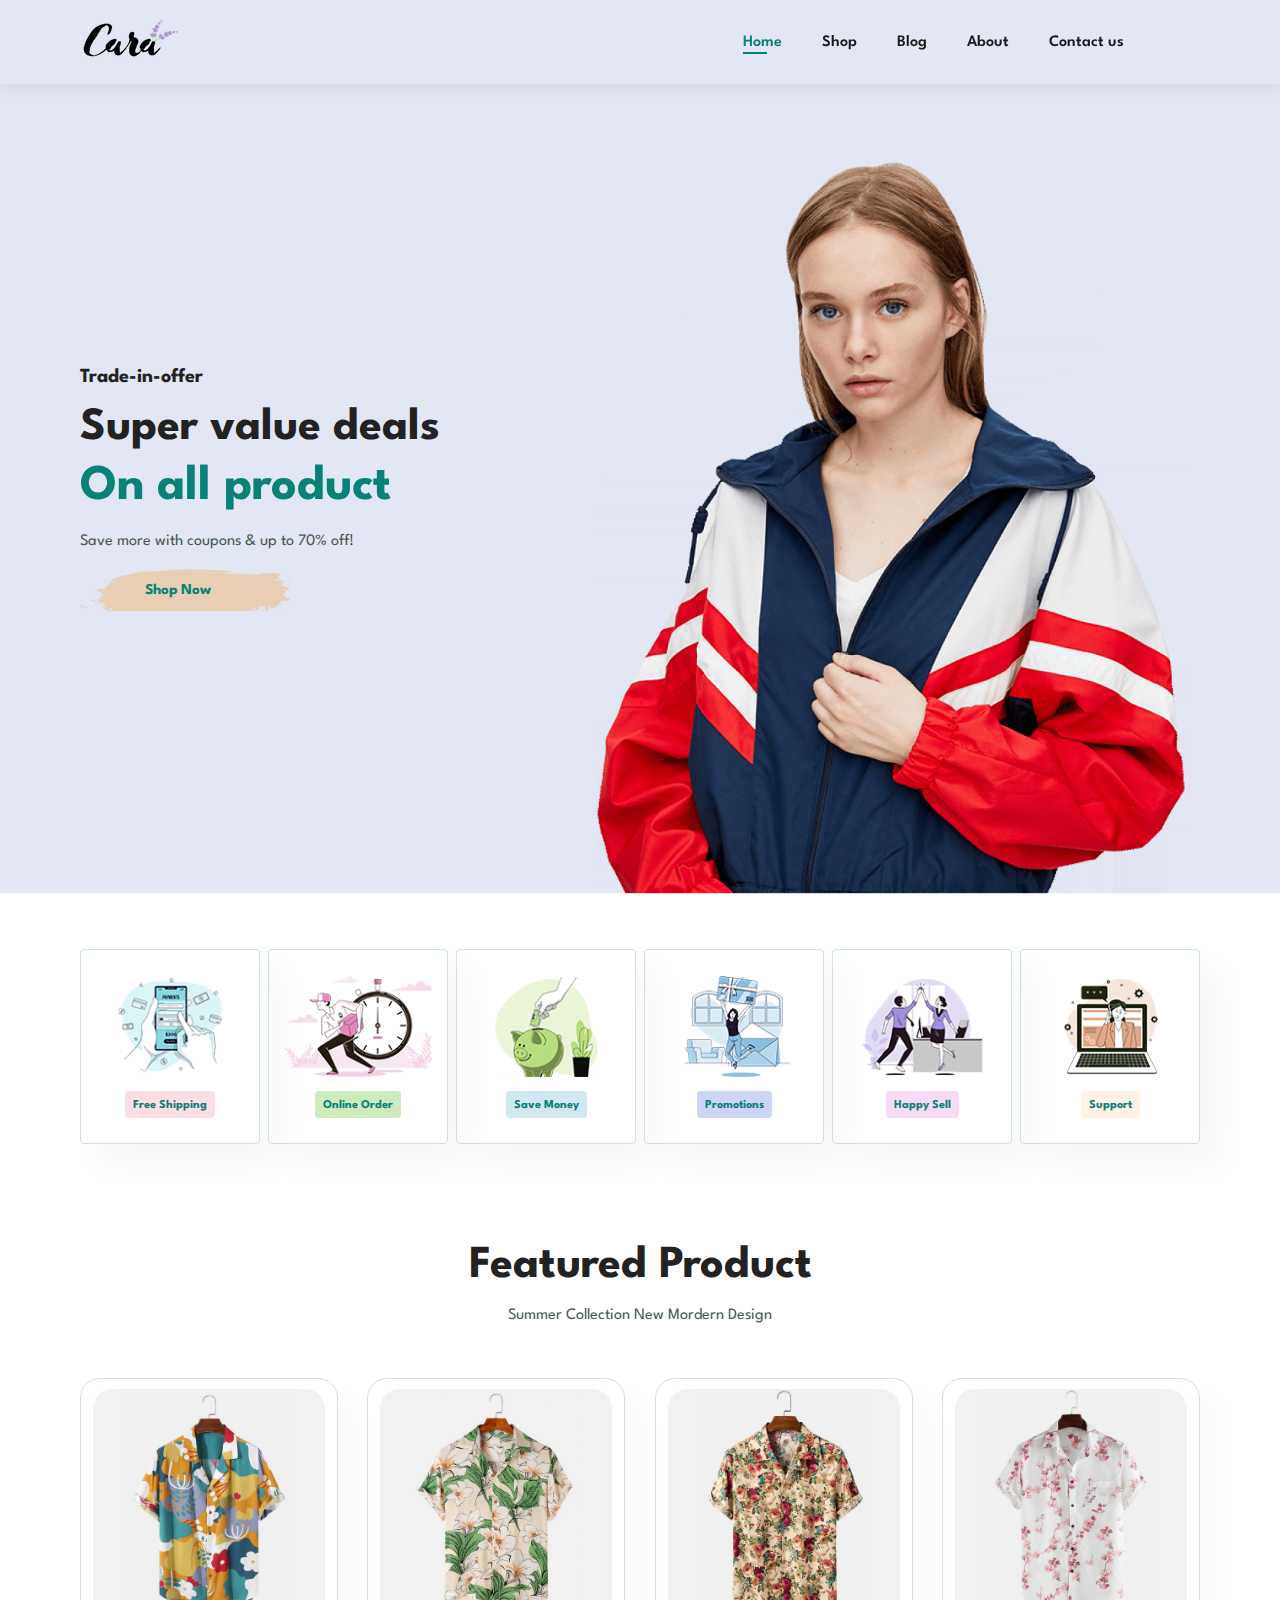
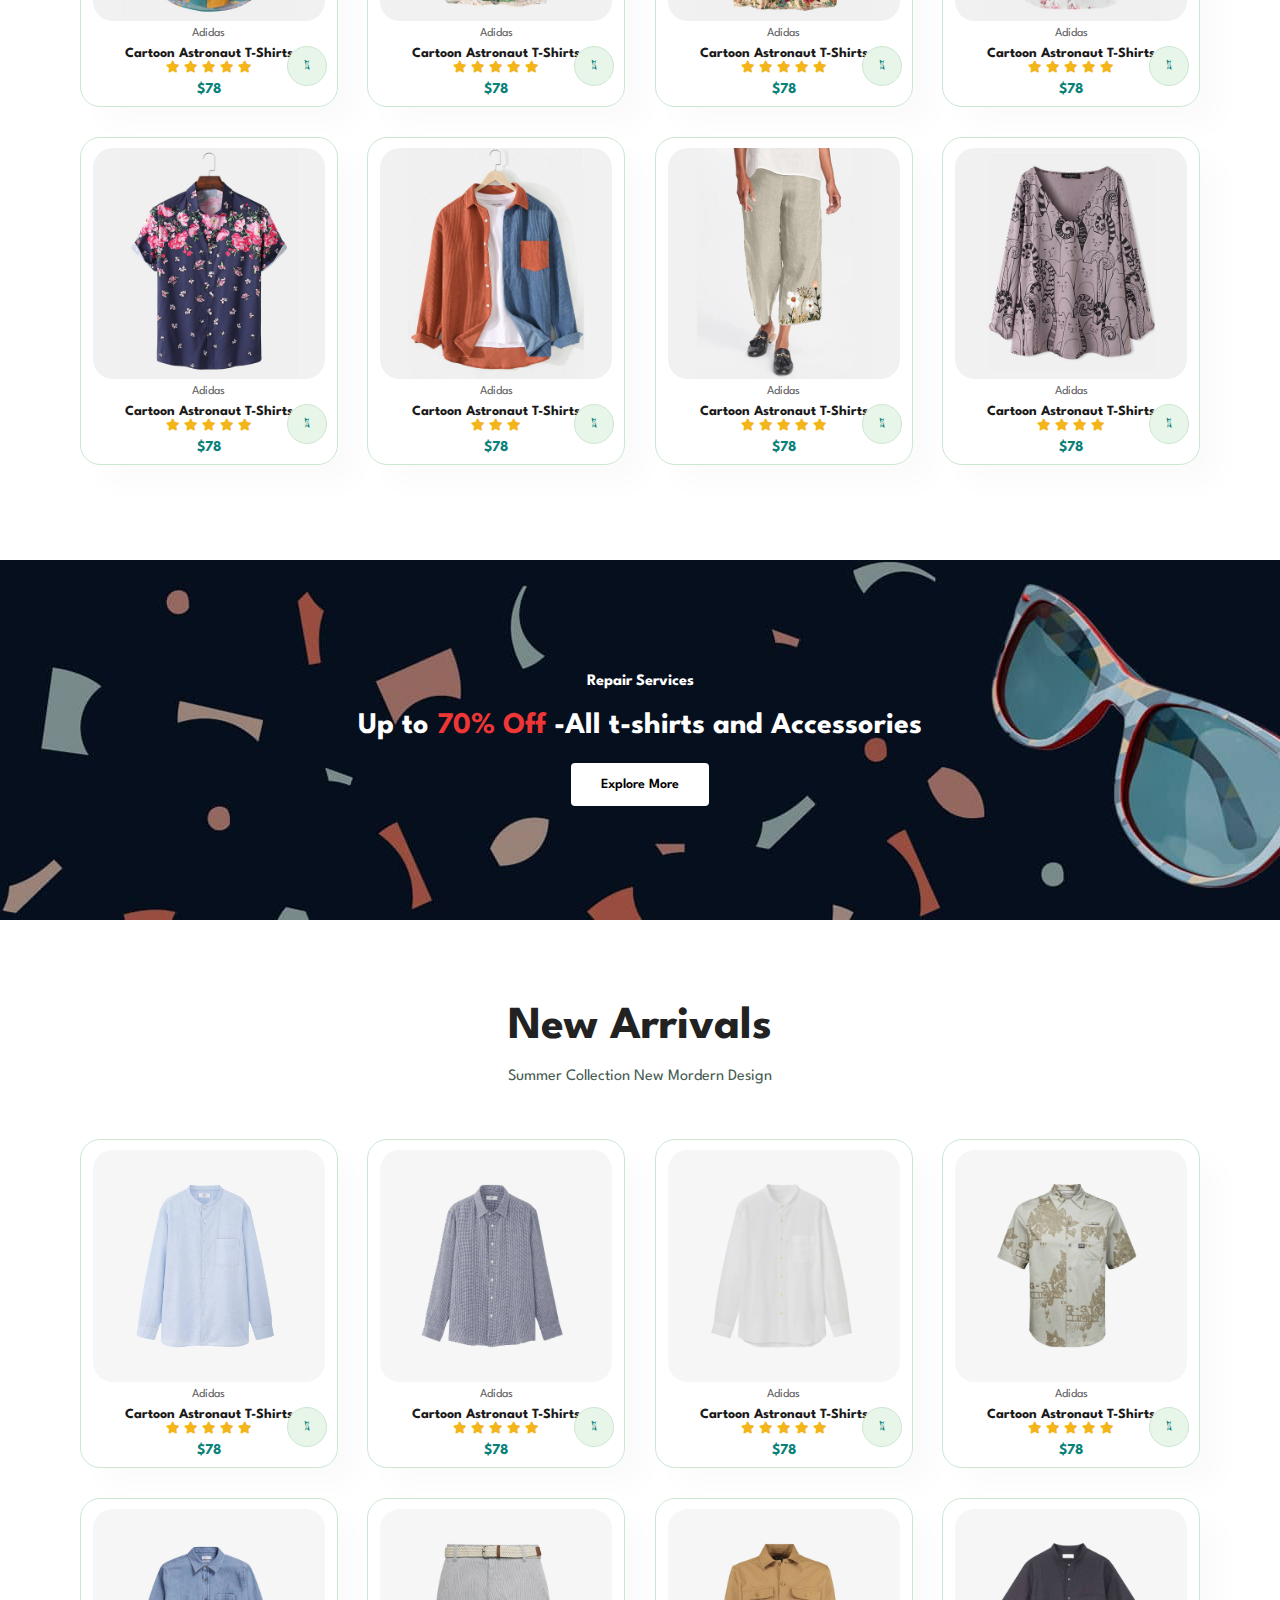
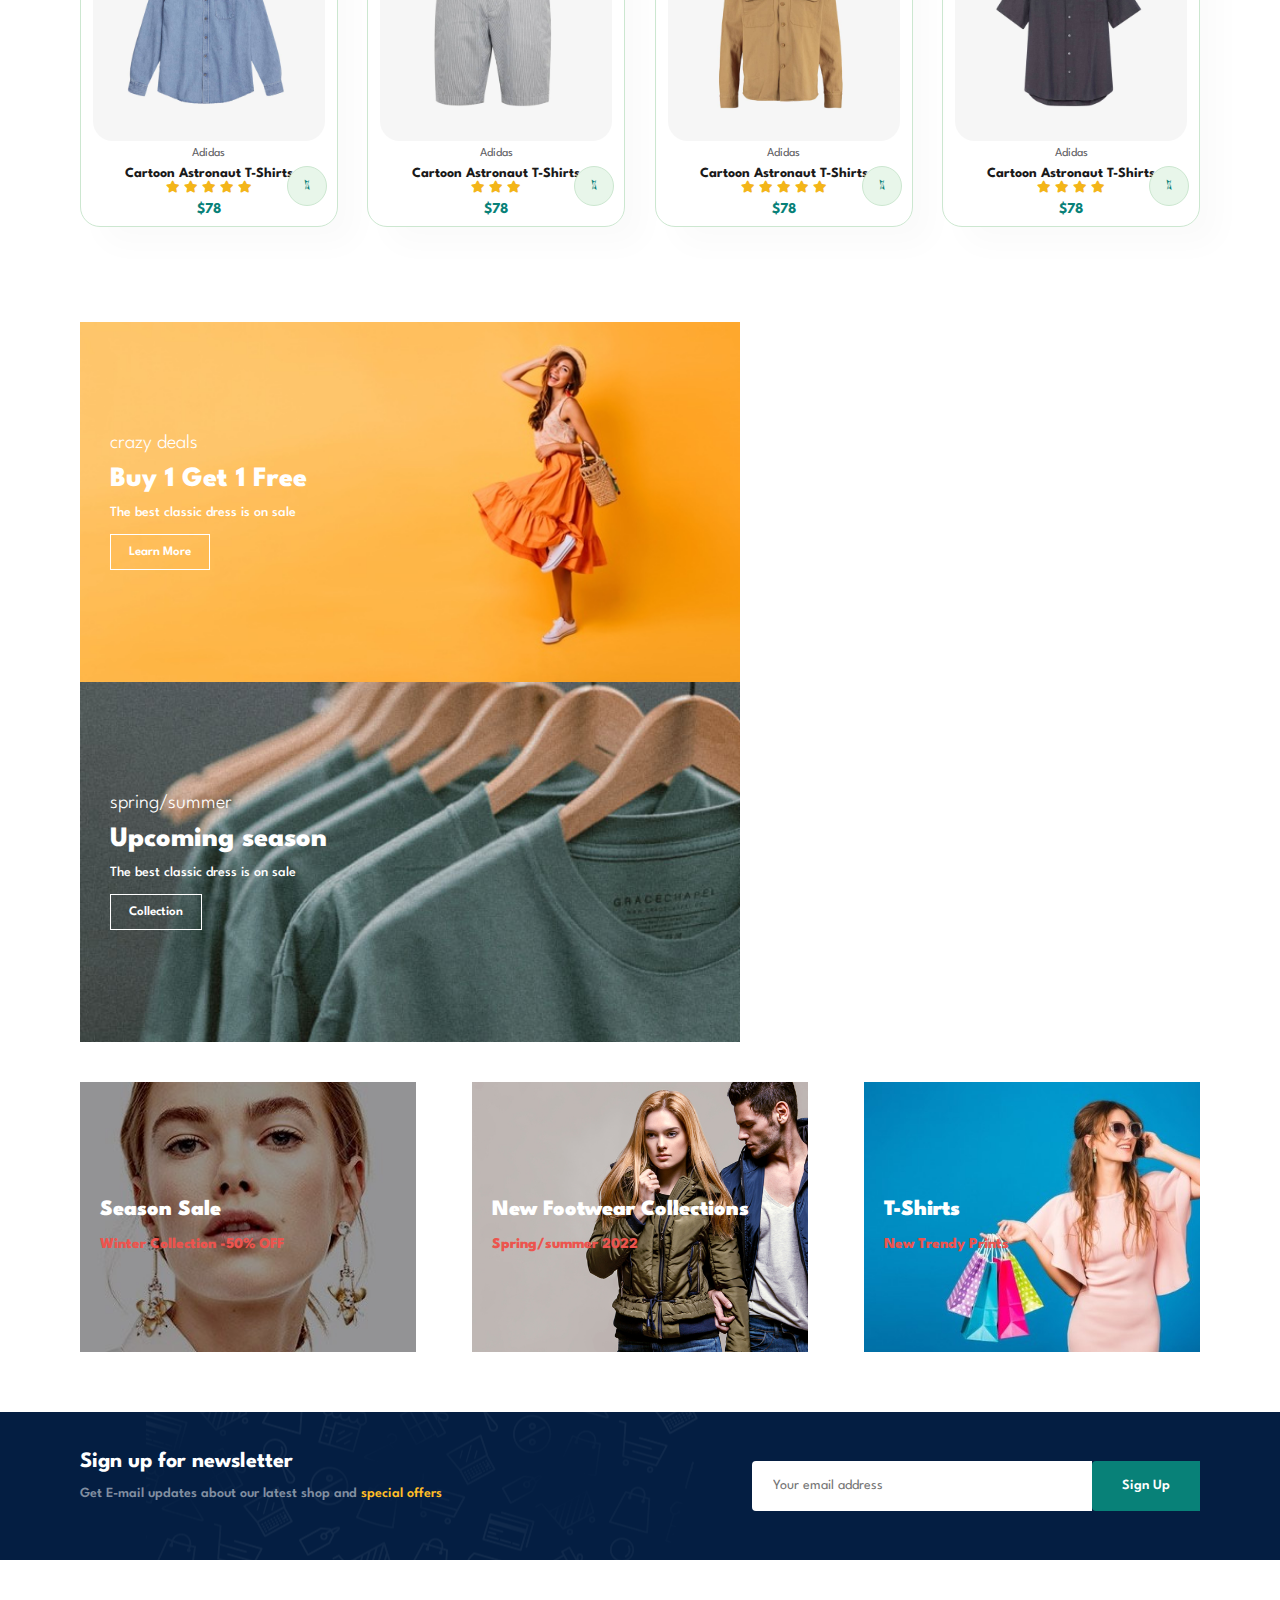
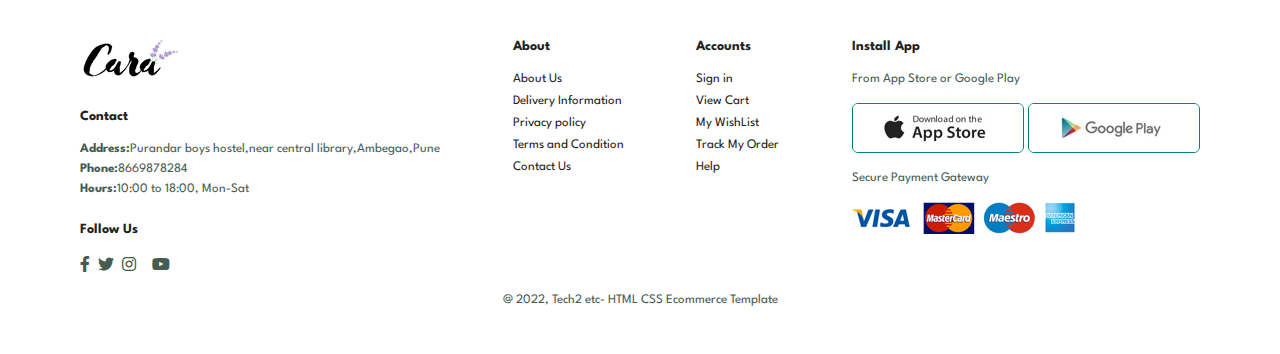
<file: index.html>
<!DOCTYPE html>
<html lang="en">
<head>
    <meta charset="UTF-8">
    <meta http-equiv="X-UA-Compatible" content="IE=edge">
    <meta name="viewport" content="width=device-width, initial-scale=1.0">
    <title>Ecommerce Website</title>
    <link rel="stylesheet" href="https://pro.fontawesome.com/releases/v5.10.0/css/all.css"/>
    <link rel="stylesheet" href="style.css">
</head>
<body>
    <section id="header">
        <a href="#"><img src="img/logo.png" class="logo" alt=""></a>

        <div>
            <ul id="navbar">
                <li><a class="active" href="index.html">Home</a></li>
                <li><a href="shop.html">Shop</a></li>
                <li><a href="blog.html">Blog</a></li>
                <li><a href="about.html">About</a></li>
                <li><a href="contact.html">Contact us</a></li>
                <li id="lg-bag"><a href="cart.html"><i class="far fa-shopping-bag"></i></a></li>
                <a href="#" id="close"><i class="far fa-times"></i></a>
            </ul>
        </div>
        <div id="mobile">
            <a href="cart.html"><i class="far fa-shopping-bag"></i></a>
            <i id="bar" class="fas fa-outdent"></i>
        </div>
    </section>

    <section id="hero">
        <h4>Trade-in-offer</h4>
        <h2>Super value deals</h2>
        <h1>On all product</h1>
        <p>Save more with coupons & up to 70% off!</p>
        <button>Shop Now</button>
    </section>

    <section id="feature" class="section-p1">
        <div class="fe-box">
            <img src="img/features/f1.png" alt="">
            <h6>Free Shipping</h6>
        </div>
        <div class="fe-box">
            <img src="img/features/f2.png" alt="">
            <h6>Online Order</h6>
        </div>
        <div class="fe-box">
            <img src="img/features/f3.png" alt="">
            <h6>Save Money</h6>
        </div>
        <div class="fe-box">
            <img src="img/features/f4.png" alt="">
            <h6>Promotions</h6>
        </div>
        <div class="fe-box">
            <img src="img/features/f5.png" alt="">
            <h6>Happy Sell</h6>
        </div>
        <div class="fe-box">
            <img src="img/features/f6.png" alt="">
            <h6>Support</h6>
        </div>
    </section>

    <section id="product1" class="section-p1">
        <h2>Featured Product</h2>
        <p>Summer Collection New Mordern Design</p>
        <div class="pro-container">
            <div class="pro">
                <img src="img/products/f1.jpg" alt="">
                <div class="des">
                    <span>Adidas</span>
                    <h5>Cartoon Astronaut T-Shirts</h5>
                    <div class="star">
                        <i class="fas fa-star"></i>
                        <i class="fas fa-star"></i>
                        <i class="fas fa-star"></i>
                        <i class="fas fa-star"></i>
                        <i class="fas fa-star"></i>
                    </div>
                    <h4>$78</h4>
                </div>
                <a href="#"><i class="fal fa-shopping-cart cart"></i></a>
            </div>
            <div class="pro">
                <img src="img/products/f2.jpg" alt="">
                <div class="des">
                    <span>Adidas</span>
                    <h5>Cartoon Astronaut T-Shirts</h5>
                    <div class="star">
                        <i class="fas fa-star"></i>
                        <i class="fas fa-star"></i>
                        <i class="fas fa-star"></i>
                        <i class="fas fa-star"></i>
                        <i class="fas fa-star"></i>
                    </div>
                    <h4>$78</h4>
                </div>
                <a href="#"><i class="fal fa-shopping-cart cart"></i></a>
            </div>
            <div class="pro">
                <img src="img/products/f3.jpg" alt="">
                <div class="des">
                    <span>Adidas</span>
                    <h5>Cartoon Astronaut T-Shirts</h5>
                    <div class="star">
                        <i class="fas fa-star"></i>
                        <i class="fas fa-star"></i>
                        <i class="fas fa-star"></i>
                        <i class="fas fa-star"></i>
                        <i class="fas fa-star"></i>
                    </div>
                    <h4>$78</h4>
                </div>
                <a href="#"><i class="fal fa-shopping-cart cart"></i></a>
            </div>
            <div class="pro">
                <img src="img/products/f4.jpg" alt="">
                <div class="des">
                    <span>Adidas</span>
                    <h5>Cartoon Astronaut T-Shirts</h5>
                    <div class="star">
                        <i class="fas fa-star"></i>
                        <i class="fas fa-star"></i>
                        <i class="fas fa-star"></i>
                        <i class="fas fa-star"></i>
                        <i class="fas fa-star"></i>
                    </div>
                    <h4>$78</h4>
                </div>
                <a href="#"><i class="fal fa-shopping-cart cart"></i></a>
            </div>
            <div class="pro">
                <img src="img/products/f5.jpg" alt="">
                <div class="des">
                    <span>Adidas</span>
                    <h5>Cartoon Astronaut T-Shirts</h5>
                    <div class="star">
                        <i class="fas fa-star"></i>
                        <i class="fas fa-star"></i>
                        <i class="fas fa-star"></i>
                        <i class="fas fa-star"></i>
                        <i class="fas fa-star"></i>
                    </div>
                    <h4>$78</h4>
                </div>
                <a href="#"><i class="fal fa-shopping-cart cart"></i></a>
            </div>
            <div class="pro">
                <img src="img/products/f6.jpg" alt="">
                <div class="des">
                    <span>Adidas</span>
                    <h5>Cartoon Astronaut T-Shirts</h5>
                    <div class="star">
                        <i class="fas fa-star"></i>
                        <i class="fas fa-star"></i>
                        <i class="fas fa-star"></i>
                        <!-- <i class="fas fa-star"></i>
                        <i class="fas fa-star"></i> -->
                    </div>
                    <h4>$78</h4>
                </div>
                <a href="#"><i class="fal fa-shopping-cart cart"></i></a>
            </div>
            <div class="pro">
                <img src="img/products/f7.jpg" alt="">
                <div class="des">
                    <span>Adidas</span>
                    <h5>Cartoon Astronaut T-Shirts</h5>
                    <div class="star">
                        <i class="fas fa-star"></i>
                        <i class="fas fa-star"></i>
                        <i class="fas fa-star"></i>
                        <i class="fas fa-star"></i>
                        <i class="fas fa-star"></i>
                    </div>
                    <h4>$78</h4>
                </div>
                <a href="#"><i class="fal fa-shopping-cart cart"></i></a>
            </div>
            <div class="pro">
                <img src="img/products/f8.jpg" alt="">
                <div class="des">
                    <span>Adidas</span>
                    <h5>Cartoon Astronaut T-Shirts</h5>
                    <div class="star">
                        <i class="fas fa-star"></i>
                        <i class="fas fa-star"></i>
                        <i class="fas fa-star"></i>
                        <i class="fas fa-star"></i>
                        <!-- <i class="fas fa-star"></i> -->
                    </div>
                    <h4>$78</h4>
                </div>
                <a href="#"><i class="fal fa-shopping-cart cart"></i></a>
            </div>
        </div>
    </section>

    <section id="banner" class="section-m1">
        <h4>Repair Services</h4>
        <h2>Up to <span>70% Off</span> -All t-shirts and Accessories</h2>
        <button class="normal">Explore More</button>
    </section>

    
    <section id="product1" class="section-p1">
        <h2>New Arrivals</h2>
        <p>Summer Collection New Mordern Design</p>
        <div class="pro-container">
            <div class="pro">
                <img src="img/products/n1.jpg" alt="">
                <div class="des">
                    <span>Adidas</span>
                    <h5>Cartoon Astronaut T-Shirts</h5>
                    <div class="star">
                        <i class="fas fa-star"></i>
                        <i class="fas fa-star"></i>
                        <i class="fas fa-star"></i>
                        <i class="fas fa-star"></i>
                        <i class="fas fa-star"></i>
                    </div>
                    <h4>$78</h4>
                </div>
                <a href="#"><i class="fal fa-shopping-cart cart"></i></a>
            </div>
            <div class="pro">
                <img src="img/products/n2.jpg" alt="">
                <div class="des">
                    <span>Adidas</span>
                    <h5>Cartoon Astronaut T-Shirts</h5>
                    <div class="star">
                        <i class="fas fa-star"></i>
                        <i class="fas fa-star"></i>
                        <i class="fas fa-star"></i>
                        <i class="fas fa-star"></i>
                        <i class="fas fa-star"></i>
                    </div>
                    <h4>$78</h4>
                </div>
                <a href="#"><i class="fal fa-shopping-cart cart"></i></a>
            </div>
            <div class="pro">
                <img src="img/products/n3.jpg" alt="">
                <div class="des">
                    <span>Adidas</span>
                    <h5>Cartoon Astronaut T-Shirts</h5>
                    <div class="star">
                        <i class="fas fa-star"></i>
                        <i class="fas fa-star"></i>
                        <i class="fas fa-star"></i>
                        <i class="fas fa-star"></i>
                        <i class="fas fa-star"></i>
                    </div>
                    <h4>$78</h4>
                </div>
                <a href="#"><i class="fal fa-shopping-cart cart"></i></a>
            </div>
            <div class="pro">
                <img src="img/products/n4.jpg" alt="">
                <div class="des">
                    <span>Adidas</span>
                    <h5>Cartoon Astronaut T-Shirts</h5>
                    <div class="star">
                        <i class="fas fa-star"></i>
                        <i class="fas fa-star"></i>
                        <i class="fas fa-star"></i>
                        <i class="fas fa-star"></i>
                        <i class="fas fa-star"></i>
                    </div>
                    <h4>$78</h4>
                </div>
                <a href="#"><i class="fal fa-shopping-cart cart"></i></a>
            </div>
            <div class="pro">
                <img src="img/products/n5.jpg" alt="">
                <div class="des">
                    <span>Adidas</span>
                    <h5>Cartoon Astronaut T-Shirts</h5>
                    <div class="star">
                        <i class="fas fa-star"></i>
                        <i class="fas fa-star"></i>
                        <i class="fas fa-star"></i>
                        <i class="fas fa-star"></i>
                        <i class="fas fa-star"></i>
                    </div>
                    <h4>$78</h4>
                </div>
                <a href="#"><i class="fal fa-shopping-cart cart"></i></a>
            </div>
            <div class="pro">
                <img src="img/products/n6.jpg" alt="">
                <div class="des">
                    <span>Adidas</span>
                    <h5>Cartoon Astronaut T-Shirts</h5>
                    <div class="star">
                        <i class="fas fa-star"></i>
                        <i class="fas fa-star"></i>
                        <i class="fas fa-star"></i>
                        <!-- <i class="fas fa-star"></i>
                        <i class="fas fa-star"></i> -->
                    </div>
                    <h4>$78</h4>
                </div>
                <a href="#"><i class="fal fa-shopping-cart cart"></i></a>
            </div>
            <div class="pro">
                <img src="img/products/n7.jpg" alt="">
                <div class="des">
                    <span>Adidas</span>
                    <h5>Cartoon Astronaut T-Shirts</h5>
                    <div class="star">
                        <i class="fas fa-star"></i>
                        <i class="fas fa-star"></i>
                        <i class="fas fa-star"></i>
                        <i class="fas fa-star"></i>
                        <i class="fas fa-star"></i>
                    </div>
                    <h4>$78</h4>
                </div>
                <a href="#"><i class="fal fa-shopping-cart cart"></i></a>
            </div>
            <div class="pro">
                <img src="img/products/n8.jpg" alt="">
                <div class="des">
                    <span>Adidas</span>
                    <h5>Cartoon Astronaut T-Shirts</h5>
                    <div class="star">
                        <i class="fas fa-star"></i>
                        <i class="fas fa-star"></i>
                        <i class="fas fa-star"></i>
                        <i class="fas fa-star"></i>
                        <!-- <i class="fas fa-star"></i> -->
                    </div>
                    <h4>$78</h4>
                </div>
                <a href="#"><i class="fal fa-shopping-cart cart"></i></a>
            </div>
        </div>
    </section>

    <section id="sm-banner" class="section-p1">
        <div class="banner-box">
            <h4>crazy deals</h4>
            <h2>Buy 1 Get 1 Free</h2>
            <span>The best classic dress is on sale</span>
            <button class="white">Learn More</button>
        </div>
        <div class="banner-box banner-box2">
            <h4>spring/summer</h4>
            <h2>Upcoming season</h2>
            <span>The best classic dress is on sale</span>
            <button class="white">Collection</button>
        </div>
    </section>

    <section id="banner3">
        <div class="banner-box">
            <h2>Season Sale</h2>
            <h3>Winter Collection -50% OFF</h3>   
        </div>
        <div class="banner-box banner-box2">
            <h2>New Footwear Collections</h2>
            <h3>Spring/summer 2022</h3>   
        </div>
        <div class="banner-box banner-box3">
            <h2>T-Shirts</h2>
            <h3>New Trendy Prints</h3>   
        </div>
    </section>

    <section id="newsletter" class="section-p1 section-m1">
        <div class="newstext">
            <h4>Sign up for newsletter</h4>
            <p>Get E-mail updates about our latest shop and <span>special offers</span> </p>
        </div>
        <div class="form">
            <input type="text" placeholder="Your email address">
            <button class="normal">Sign Up</button>
        </div>
    </section>

    <footer class="section-p1">
        <div class="col">
            <img class="logo" src="img/logo.png" alt="">
            <h4>Contact</h4>
            <p><strong>Address:</strong>Purandar boys hostel,near central library,Ambegao,Pune</p>
            <p><strong>Phone:</strong>8669878284</p>
            <p><strong>Hours:</strong>10:00 to 18:00, Mon-Sat</p>
            <div class="follow">
                <h4>Follow Us</h4>
                <div class="icon">
                    <i class="fab fa-facebook-f"></i>
                    <i class="fab fa-twitter"></i>
                    <i class="fab fa-instagram"></i>
                    <i class="fab fa-pintrest"></i>
                    <i class="fab fa-youtube"></i>
                </div>
            </div>
        </div>

        <div class="col">
            <h4>About</h4>
            <a href="#">About Us</a>
            <a href="#">Delivery Information</a>
            <a href="#">Privacy policy</a>
            <a href="#">Terms and Condition</a>
            <a href="#">Contact Us</a>
        </div>

        <div class="col">
            <h4>Accounts</h4>
            <a href="#">Sign in</a>
            <a href="#">View Cart</a>
            <a href="#">My WishList</a>
            <a href="#">Track My Order</a>
            <a href="#">Help</a>
        </div>

        <div class="col install">
            <h4>Install App</h4>
            <p>From App Store or Google Play</p>
            <div class="row">
                <img src="img/pay/app.jpg" alt="">
                <img src="img/pay/play.jpg" alt="">
            </div>
            <p>Secure Payment Gateway</p>
            <img src="img/pay/pay.png" alt="">
        </div>

        <div class="copyright">
            <p>@ 2022, Tech2 etc- HTML CSS Ecommerce Template</p>
        </div>
    </footer>
   <script src="script.js"></script> 
</body>
</html>
</file>
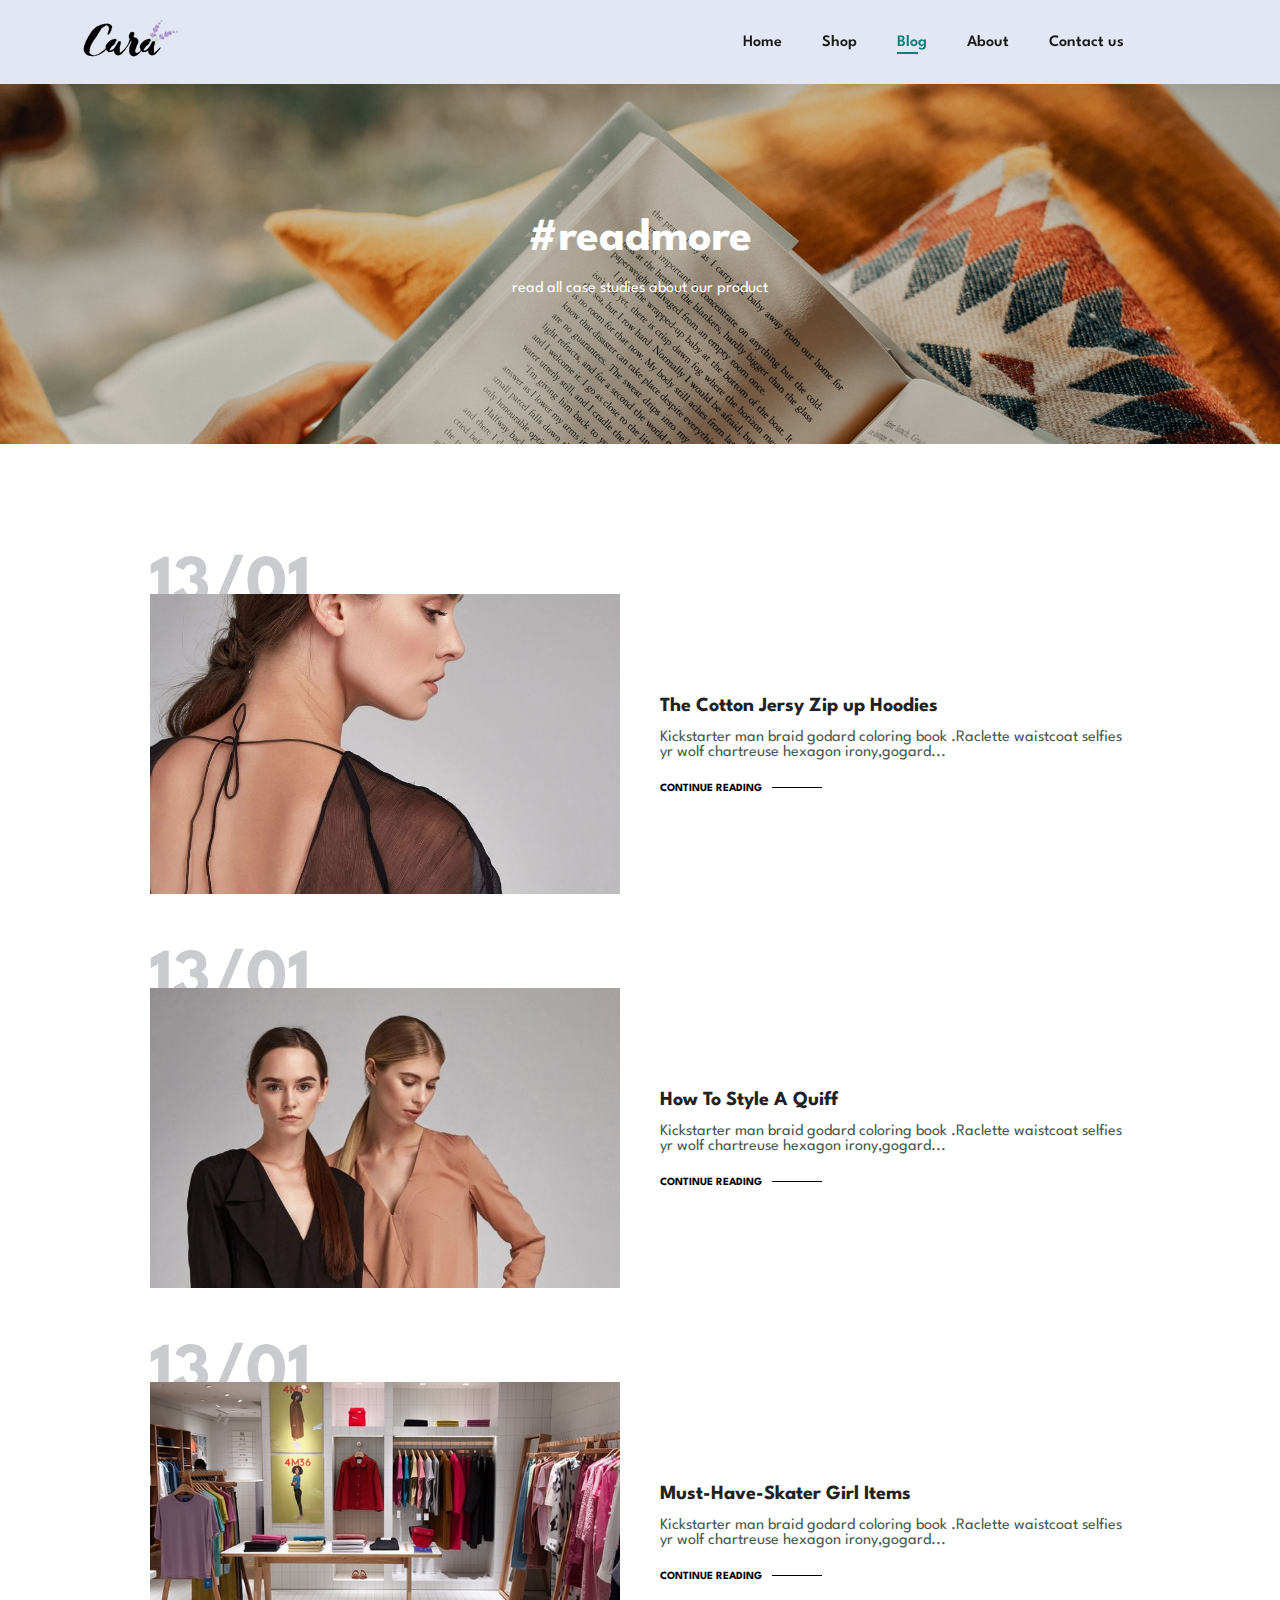
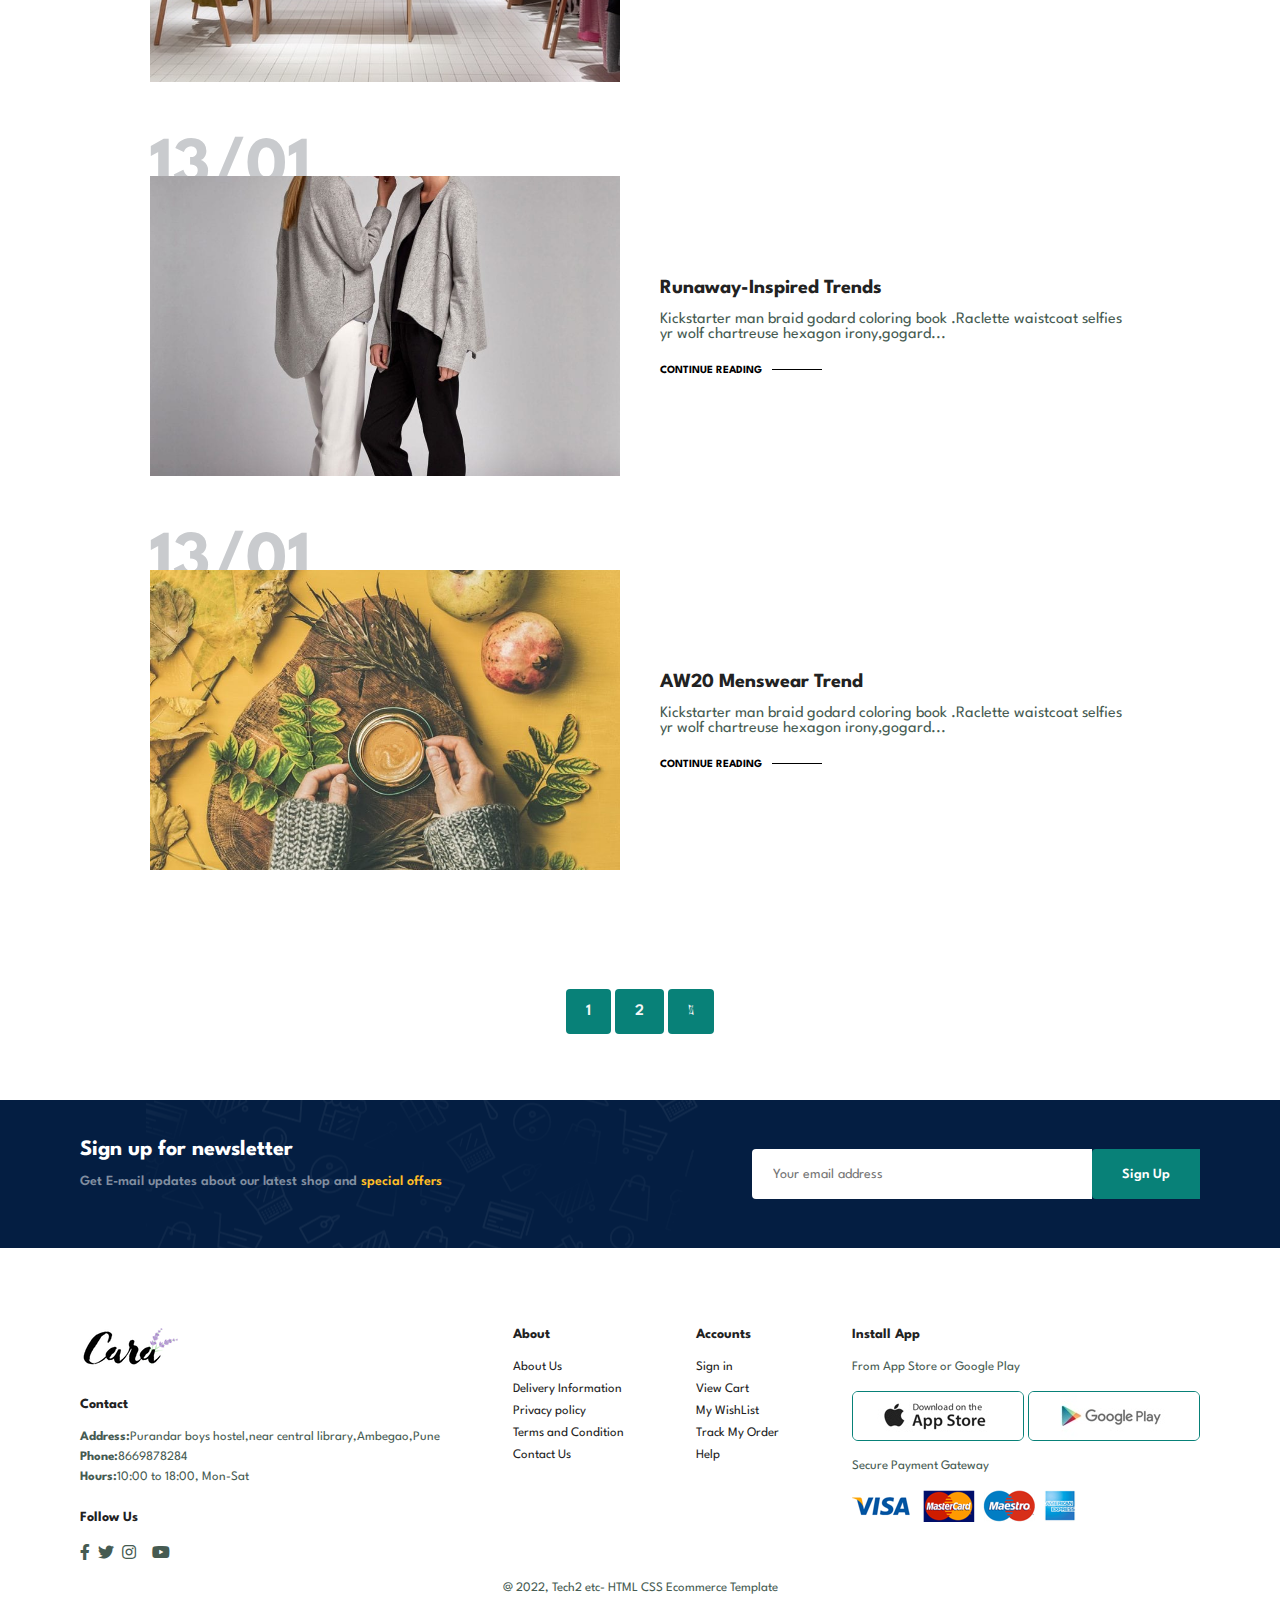
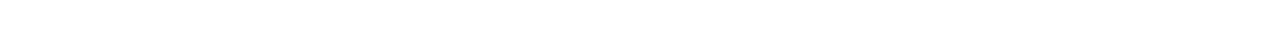
<file: blog.html>
<!DOCTYPE html>
<html lang="en">
<head>
    <meta charset="UTF-8">
    <meta http-equiv="X-UA-Compatible" content="IE=edge">
    <meta name="viewport" content="width=device-width, initial-scale=1.0">
    <title>Ecommerce Website</title>
    <link rel="stylesheet" href="https://pro.fontawesome.com/releases/v5.10.0/css/all.css"/>
    <link rel="stylesheet" href="style.css">
</head>
<body>
    <section id="header">
        <a href="#"><img src="img/logo.png" class="logo" alt=""></a>

        <div>
            <ul id="navbar">
                <li><a href="index.html">Home</a></li>
                <li><a href="shop.html">Shop</a></li>
                <li><a class="active" href="blog.html">Blog</a></li>
                <li><a href="about.html">About</a></li>
                <li><a href="contact.html">Contact us</a></li>
                <li id="lg-bag"><a href="cart.html"><i class="far fa-shopping-bag"></i></a></li>
                <a href="#" id="close"><i class="far fa-times"></i></a>
            </ul>
        </div>
        <div id="mobile">
            <a href="cart.html"><i class="far fa-shopping-bag"></i></a>
            <i id="bar" class="fas fa-outdent"></i>
        </div>
    </section>

    <section id="page-header" class="blog-header"> 
        <h2>#readmore</h2> 
        <p>read all case studies about our product</p>
    </section>

     <section id="blog">
        <div class="blog-box">
            <div class="blog-img">
                <img src="img/blog/b1.jpg" alt="">
            </div>
            <div class="blog-details">
                <h4>The Cotton Jersy Zip up Hoodies</h4>
                <p>Kickstarter man braid godard coloring book .Raclette waistcoat selfies yr wolf chartreuse hexagon irony,gogard...</p>
                <a href="#">CONTINUE READING</a>
            </div>
            <h1>13/01</h1>
        </div>
        <div class="blog-box">
            <div class="blog-img">
                <img src="img/blog/b2.jpg" alt="">
            </div>
            <div class="blog-details">
                <h4>How To Style A Quiff</h4>
                <p>Kickstarter man braid godard coloring book .Raclette waistcoat selfies yr wolf chartreuse hexagon irony,gogard...</p>
                <a href="#">CONTINUE READING</a>
            </div>
            <h1>13/01</h1>
        </div>
        <div class="blog-box">
            <div class="blog-img">
                <img src="img/blog/b3.jpg" alt="">
            </div>
            <div class="blog-details">
                <h4>Must-Have-Skater Girl Items</h4>
                <p>Kickstarter man braid godard coloring book .Raclette waistcoat selfies yr wolf chartreuse hexagon irony,gogard...</p>
                <a href="#">CONTINUE READING</a>
            </div>
            <h1>13/01</h1>
        </div>
        <div class="blog-box">
            <div class="blog-img">
                <img src="img/blog/b4.jpg" alt="">
            </div>
            <div class="blog-details">
                <h4>Runaway-Inspired Trends</h4>
                <p>Kickstarter man braid godard coloring book .Raclette waistcoat selfies yr wolf chartreuse hexagon irony,gogard...</p>
                <a href="#">CONTINUE READING</a>
            </div>
            <h1>13/01</h1>
        </div>        
        <div class="blog-box">
            <div class="blog-img">
                <img src="img/blog/b6.jpg" alt="">
            </div>
            <div class="blog-details">
                <h4>AW20 Menswear Trend</h4>
                <p>Kickstarter man braid godard coloring book .Raclette waistcoat selfies yr wolf chartreuse hexagon irony,gogard...</p>
                <a href="#">CONTINUE READING</a>
            </div>
            <h1>13/01</h1>
        </div>        
     </section>

    <section id="pagination" class="section-p1">
        <a href="#">1</a>
        <a href="#">2</a>
        <a href="#"><i class="fal fa-long-arrow-alt-right"></i></a>
    </section>

    <section id="newsletter" class="section-p1 section-m1">
        <div class="newstext">
            <h4>Sign up for newsletter</h4>
            <p>Get E-mail updates about our latest shop and <span>special offers</span> </p>
        </div>
        <div class="form">
            <input type="text" placeholder="Your email address">
            <button class="normal">Sign Up</button>
        </div>
    </section>

    <footer class="section-p1">
        <div class="col">
            <img class="logo" src="img/logo.png" alt="">
            <h4>Contact</h4>
            <p><strong>Address:</strong>Purandar boys hostel,near central library,Ambegao,Pune</p>
            <p><strong>Phone:</strong>8669878284</p>
            <p><strong>Hours:</strong>10:00 to 18:00, Mon-Sat</p>
            <div class="follow">
                <h4>Follow Us</h4>
                <div class="icon">
                    <i class="fab fa-facebook-f"></i>
                    <i class="fab fa-twitter"></i>
                    <i class="fab fa-instagram"></i>
                    <i class="fab fa-pintrest"></i>
                    <i class="fab fa-youtube"></i>
                </div>
            </div>
        </div>

        <div class="col">
            <h4>About</h4>
            <a href="#">About Us</a>
            <a href="#">Delivery Information</a>
            <a href="#">Privacy policy</a>
            <a href="#">Terms and Condition</a>
            <a href="#">Contact Us</a>
        </div>

        <div class="col">
            <h4>Accounts</h4>
            <a href="#">Sign in</a>
            <a href="#">View Cart</a>
            <a href="#">My WishList</a>
            <a href="#">Track My Order</a>
            <a href="#">Help</a>
        </div>

        <div class="col install">
            <h4>Install App</h4>
            <p>From App Store or Google Play</p>
            <div class="row">
                <img src="img/pay/app.jpg" alt="">
                <img src="img/pay/play.jpg" alt="">
            </div>
            <p>Secure Payment Gateway</p>
            <img src="img/pay/pay.png" alt="">
        </div>

        <div class="copyright">
            <p>@ 2022, Tech2 etc- HTML CSS Ecommerce Template</p>
        </div>
    </footer>
   <script src="script.js"></script> 
</body>
</html>
</file>
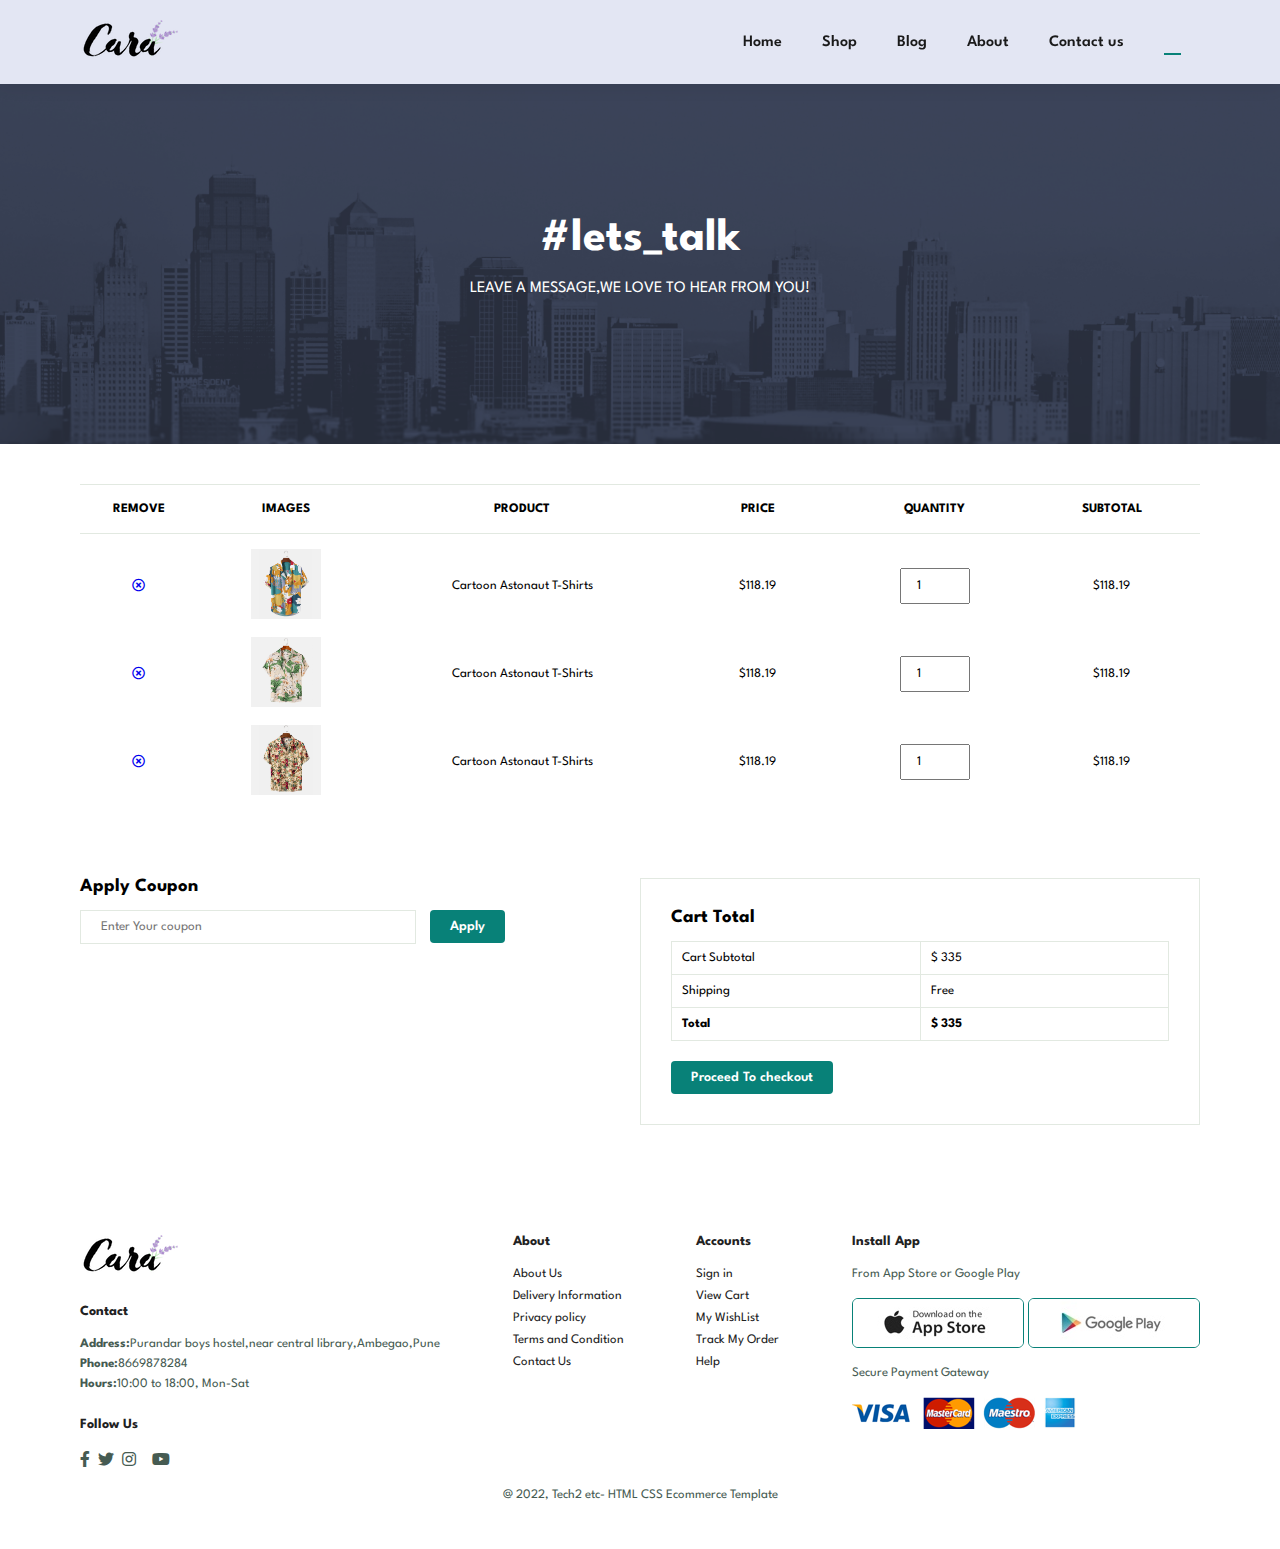
<file: cart.html>
<!DOCTYPE html>
<html lang="en">
<head>
    <meta charset="UTF-8">
    <meta http-equiv="X-UA-Compatible" content="IE=edge">
    <meta name="viewport" content="width=device-width, initial-scale=1.0">
    <title>Ecommerce Website</title>
    <link rel="stylesheet" href="https://pro.fontawesome.com/releases/v5.10.0/css/all.css"/>
    <link rel="stylesheet" href="style.css">
</head>
<body>
    <section id="header">
        <a href="#"><img src="img/logo.png" class="logo" alt=""></a>

        <div>
            <ul id="navbar">
                <li><a href="index.html">Home</a></li>
                <li><a href="shop.html">Shop</a></li>
                <li><a href="blog.html">Blog</a></li>
                <li><a href="about.html">About</a></li>
                <li><a href="contact.html">Contact us</a></li>
                <li id="lg-bag"><a class="active" href="cart.html"><i class="far fa-shopping-bag"></i></a></li>
                <a href="#" id="close"><i class="far fa-times"></i></a>
            </ul>
        </div>
        <div id="mobile">
            <a href="cart.html"><i class="far fa-shopping-bag"></i></a>
            <i id="bar" class="fas fa-outdent"></i>
        </div>
    </section>

    <section id="page-header" class="about-header"> 
        <h2>#lets_talk</h2> 
        <p>LEAVE A MESSAGE,WE LOVE TO HEAR FROM YOU!</p>
    </section>

    <section id="cart" class="section-p1">
        <table width="100%">
            <thead>
                <tr>
                    <td>Remove</td>
                    <td>Images</td>
                    <td>Product</td>
                    <td>Price</td>
                    <td>Quantity</td>
                    <td>Subtotal</td>
                </tr>
            </thead>
            <tbody>
                <tr>
                    <td><a href="#"><i class="far fa-times-circle"></i></a></td>
                    <td><img src="img/products/f1.jpg" alt=""></td>
                    <td>Cartoon Astonaut T-Shirts</td>
                    <td>$118.19</td>
                    <td><input type="number" value="1"></td>
                    <td>$118.19</td>
                </tr>
                <tr>
                    <td><a href="#"><i class="far fa-times-circle"></i></a></td>
                    <td><img src="img/products/f2.jpg" alt=""></td>
                    <td>Cartoon Astonaut T-Shirts</td>
                    <td>$118.19</td>
                    <td><input type="number" value="1"></td>
                    <td>$118.19</td>
                </tr>
                <tr>
                    <td><a href="#"><i class="far fa-times-circle"></i></a></td>
                    <td><img src="img/products/f3.jpg" alt=""></td>
                    <td>Cartoon Astonaut T-Shirts</td>
                    <td>$118.19</td>
                    <td><input type="number" value="1"></td>
                    <td>$118.19</td>
                </tr>
            </tbody>
        </table>
    </section>

    <section id="cart-add" class="section-p1">
        <div id="coupon">
            <h3>Apply Coupon</h3>
            <div>
                <input type="text" placeholder="Enter Your coupon">
                <button class="normal">Apply</button>
            </div>
        </div>
        <div id="subtotal">
            <h3>Cart Total</h3>
            <table>
                <tr>
                    <td>Cart Subtotal</td>
                    <td>$ 335</td>
                </tr>
                <tr>
                    <td>Shipping</td>
                    <td>Free</td>
                </tr>
                <tr>
                    <td><strong>Total</strong></td>
                    <td><strong>$ 335</strong></td>
                </tr>
            </table>
            <button class="normal">Proceed To checkout</button>
        </div>
    </section>
    <footer class="section-p1">
        <div class="col">
            <img class="logo" src="img/logo.png" alt="">
            <h4>Contact</h4>
            <p><strong>Address:</strong>Purandar boys hostel,near central library,Ambegao,Pune</p>
            <p><strong>Phone:</strong>8669878284</p>
            <p><strong>Hours:</strong>10:00 to 18:00, Mon-Sat</p>
            <div class="follow">
                <h4>Follow Us</h4>
                <div class="icon">
                    <i class="fab fa-facebook-f"></i>
                    <i class="fab fa-twitter"></i>
                    <i class="fab fa-instagram"></i>
                    <i class="fab fa-pintrest"></i>
                    <i class="fab fa-youtube"></i>
                </div>
            </div>
        </div>

        <div class="col">
            <h4>About</h4>
            <a href="#">About Us</a>
            <a href="#">Delivery Information</a>
            <a href="#">Privacy policy</a>
            <a href="#">Terms and Condition</a>
            <a href="#">Contact Us</a>
        </div>

        <div class="col">
            <h4>Accounts</h4>
            <a href="#">Sign in</a>
            <a href="#">View Cart</a>
            <a href="#">My WishList</a>
            <a href="#">Track My Order</a>
            <a href="#">Help</a>
        </div>

        <div class="col install">
            <h4>Install App</h4>
            <p>From App Store or Google Play</p>
            <div class="row">
                <img src="img/pay/app.jpg" alt="">
                <img src="img/pay/play.jpg" alt="">
            </div>
            <p>Secure Payment Gateway</p>
            <img src="img/pay/pay.png" alt="">
        </div>

        <div class="copyright">
            <p>@ 2022, Tech2 etc- HTML CSS Ecommerce Template</p>
        </div>
    </footer>
   <script src="script.js"></script> 
</body>
</html>
</file>
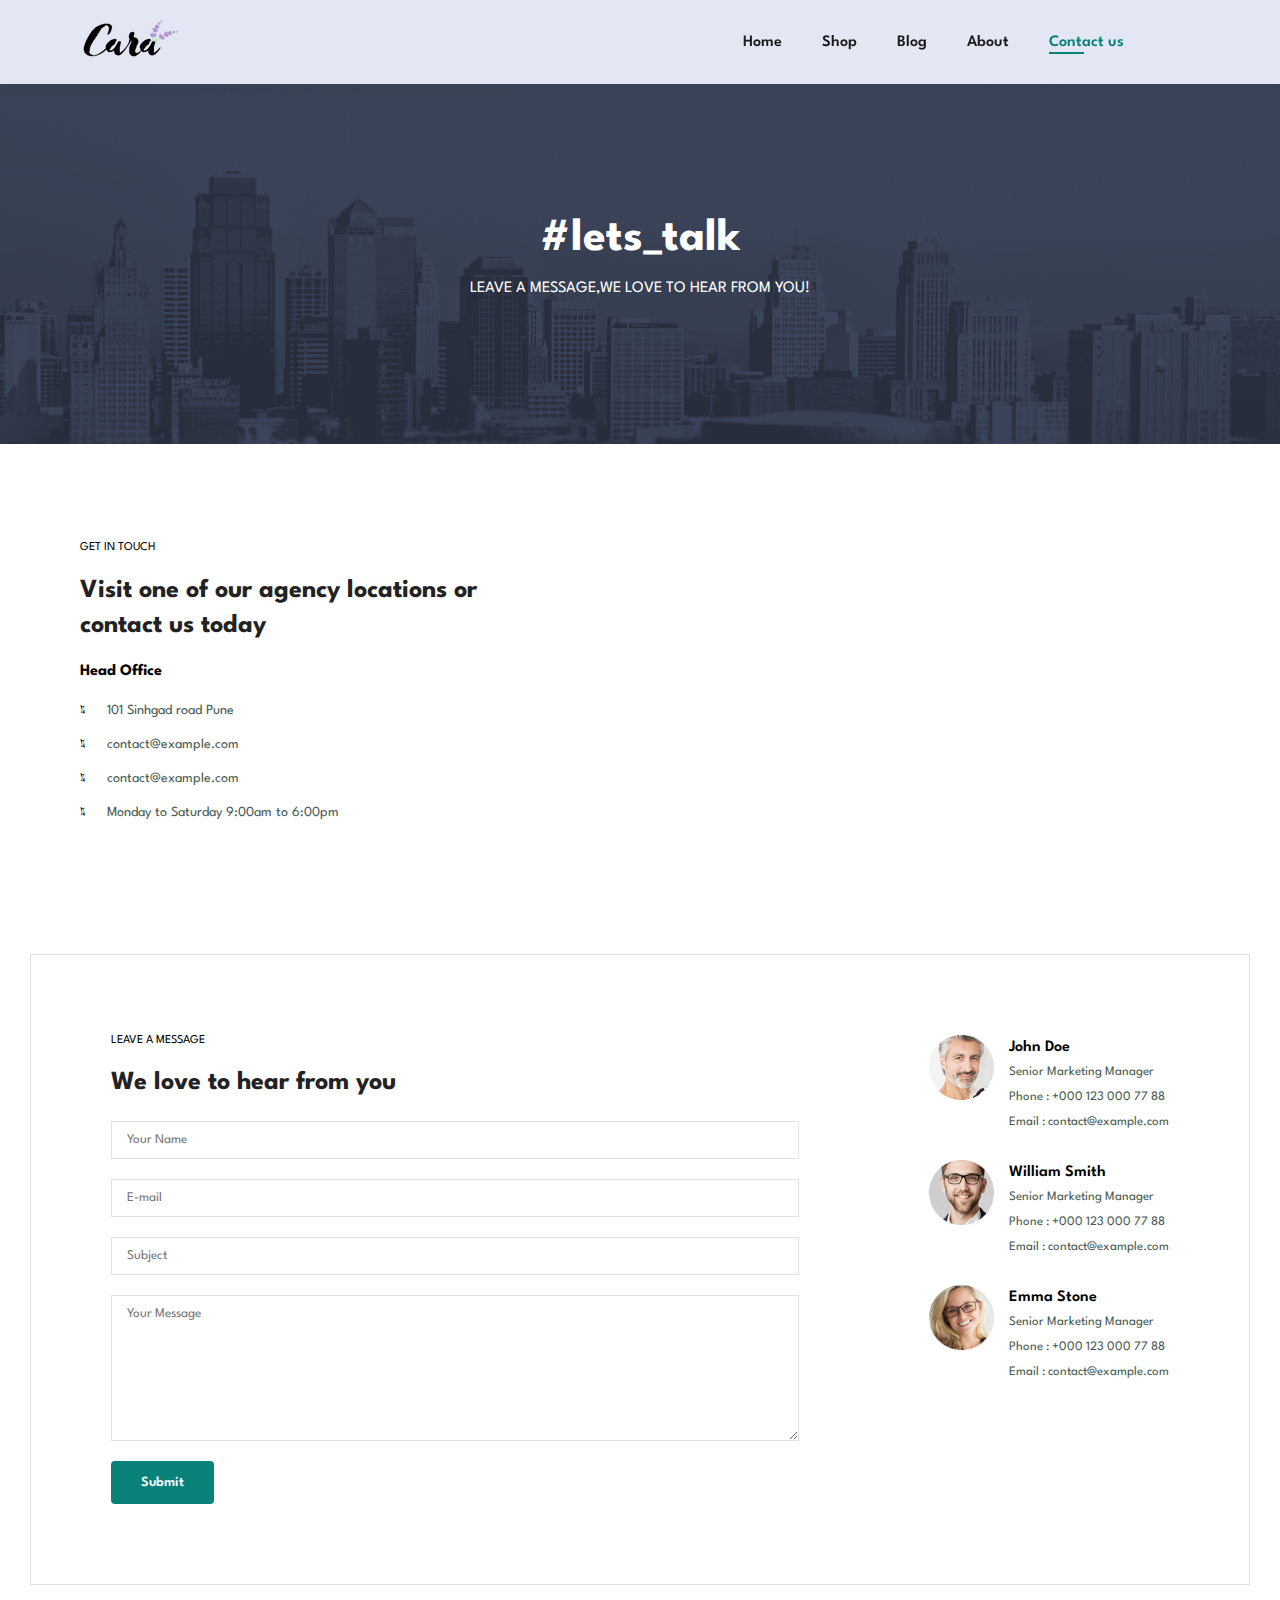
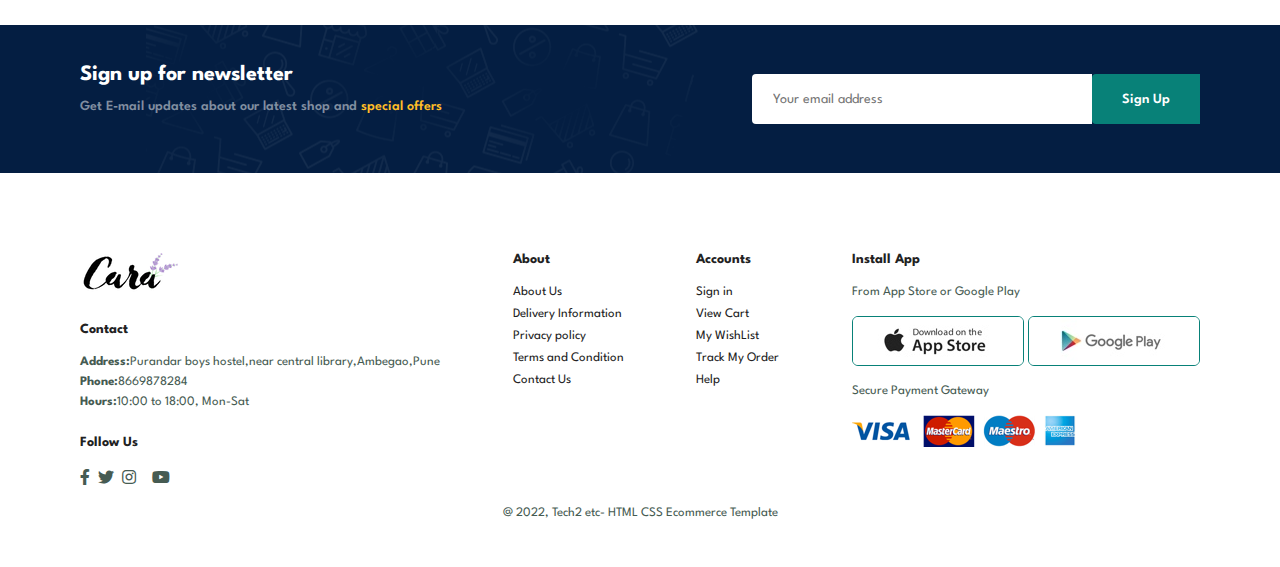
<file: contact.html>
<!DOCTYPE html>
<html lang="en">
<head>
    <meta charset="UTF-8">
    <meta http-equiv="X-UA-Compatible" content="IE=edge">
    <meta name="viewport" content="width=device-width, initial-scale=1.0">
    <title>Ecommerce Website</title>
    <link rel="stylesheet" href="https://pro.fontawesome.com/releases/v5.10.0/css/all.css"/>
    <link rel="stylesheet" href="style.css">
</head>
<body>
    <section id="header">
        <a href="#"><img src="img/logo.png" class="logo" alt=""></a>

        <div>
            <ul id="navbar">
                <li><a href="index.html">Home</a></li>
                <li><a href="shop.html">Shop</a></li>
                <li><a href="blog.html">Blog</a></li>
                <li><a href="about.html">About</a></li>
                <li><a class="active" href="contact.html">Contact us</a></li>
                <li id="lg-bag"><a href="cart.html"><i class="far fa-shopping-bag"></i></a></li>
                <a href="#" id="close"><i class="far fa-times"></i></a>
            </ul>
        </div>
        <div id="mobile">
            <a href="cart.html"><i class="far fa-shopping-bag"></i></a>
            <i id="bar" class="fas fa-outdent"></i>
        </div>
    </section>

    <section id="page-header" class="about-header"> 
        <h2>#lets_talk</h2> 
        <p>LEAVE A MESSAGE,WE LOVE TO HEAR FROM YOU!</p>
    </section>

    <section id="contact-details" class="section-p1">
        <div class="details">
            <span>GET IN TOUCH</span>
            <h2>Visit one of our agency locations or contact us today</h2>
            <h3>Head Office</h3>
            <div>
                <li>
                    <i class="fal fa-map"></i>
                    <p>101 Sinhgad road Pune</p>
                </li>
                <li>
                    <i class="fal fa-envelope"></i>
                    <p>contact@example.com</p>
                </li>
                <li>
                    <i class="fal fa-phone-alt"></i>
                    <p>contact@example.com</p>
                </li>
                <li>
                    <i class="fal fa-clock"></i>
                    <p>Monday to Saturday 9:00am to 6:00pm</p>
                </li>
            </div>
        </div>

        <div class="map">
            <iframe src="https://www.google.com/maps/embed?pb=!1m18!1m12!1m3!1d3784.439991782081!2d73.83541991471981!3d18.463718787442126!2m3!1f0!2f0!3f0!3m2!1i1024!2i768!4f13.1!3m3!1m2!1s0x3bc2954b946fffff%3A0xa7327e1cd7c0de58!2sCentral%20Library!5e0!3m2!1sen!2sin!4v1651499403115!5m2!1sen!2sin" width="600" height="450" style="border:0;" allowfullscreen="" loading="lazy" referrerpolicy="no-referrer-when-downgrade"></iframe>

        </div>
    </section>

    <section id="form-details">
        <form action="">
            <span>LEAVE A MESSAGE</span>
            <h2>We love to hear from you</h2>
            <input type="text" placeholder="Your Name">
            <input type="text" placeholder="E-mail">
            <input type="text" placeholder="Subject">
            <textarea name="" id="" cols="30" rows="10" placeholder="Your Message"></textarea>
            <button class="normal">Submit</button>
        </form>

        <div class="people">
            <div>
                <img src="img/people/1.png" alt="">
                <p><span>John Doe</span>Senior Marketing Manager <br>Phone : +000 123 000 77 88 <br>Email : contact@example.com</p>
            </div>
            <div>
                <img src="img/people/2.png" alt="">
                <p><span>William Smith</span>Senior Marketing Manager <br>Phone : +000 123 000 77 88 <br>Email : contact@example.com</p>
            </div>
            <div>
                <img src="img/people/3.png" alt="">
                <p><span>Emma Stone</span>Senior Marketing Manager <br>Phone : +000 123 000 77 88 <br>Email : contact@example.com</p>
            </div>
        </div>
    </section>
    <section id="newsletter" class="section-p1 section-m1">
        <div class="newstext">
            <h4>Sign up for newsletter</h4>
            <p>Get E-mail updates about our latest shop and <span>special offers</span> </p>
        </div>
        <div class="form">
            <input type="text" placeholder="Your email address">
            <button class="normal">Sign Up</button>
        </div>
    </section>

    <footer class="section-p1">
        <div class="col">
            <img class="logo" src="img/logo.png" alt="">
            <h4>Contact</h4>
            <p><strong>Address:</strong>Purandar boys hostel,near central library,Ambegao,Pune</p>
            <p><strong>Phone:</strong>8669878284</p>
            <p><strong>Hours:</strong>10:00 to 18:00, Mon-Sat</p>
            <div class="follow">
                <h4>Follow Us</h4>
                <div class="icon">
                    <i class="fab fa-facebook-f"></i>
                    <i class="fab fa-twitter"></i>
                    <i class="fab fa-instagram"></i>
                    <i class="fab fa-pintrest"></i>
                    <i class="fab fa-youtube"></i>
                </div>
            </div>
        </div>

        <div class="col">
            <h4>About</h4>
            <a href="#">About Us</a>
            <a href="#">Delivery Information</a>
            <a href="#">Privacy policy</a>
            <a href="#">Terms and Condition</a>
            <a href="#">Contact Us</a>
        </div>

        <div class="col">
            <h4>Accounts</h4>
            <a href="#">Sign in</a>
            <a href="#">View Cart</a>
            <a href="#">My WishList</a>
            <a href="#">Track My Order</a>
            <a href="#">Help</a>
        </div>

        <div class="col install">
            <h4>Install App</h4>
            <p>From App Store or Google Play</p>
            <div class="row">
                <img src="img/pay/app.jpg" alt="">
                <img src="img/pay/play.jpg" alt="">
            </div>
            <p>Secure Payment Gateway</p>
            <img src="img/pay/pay.png" alt="">
        </div>

        <div class="copyright">
            <p>@ 2022, Tech2 etc- HTML CSS Ecommerce Template</p>
        </div>
    </footer>
   <script src="script.js"></script> 
</body>
</html>
</file>
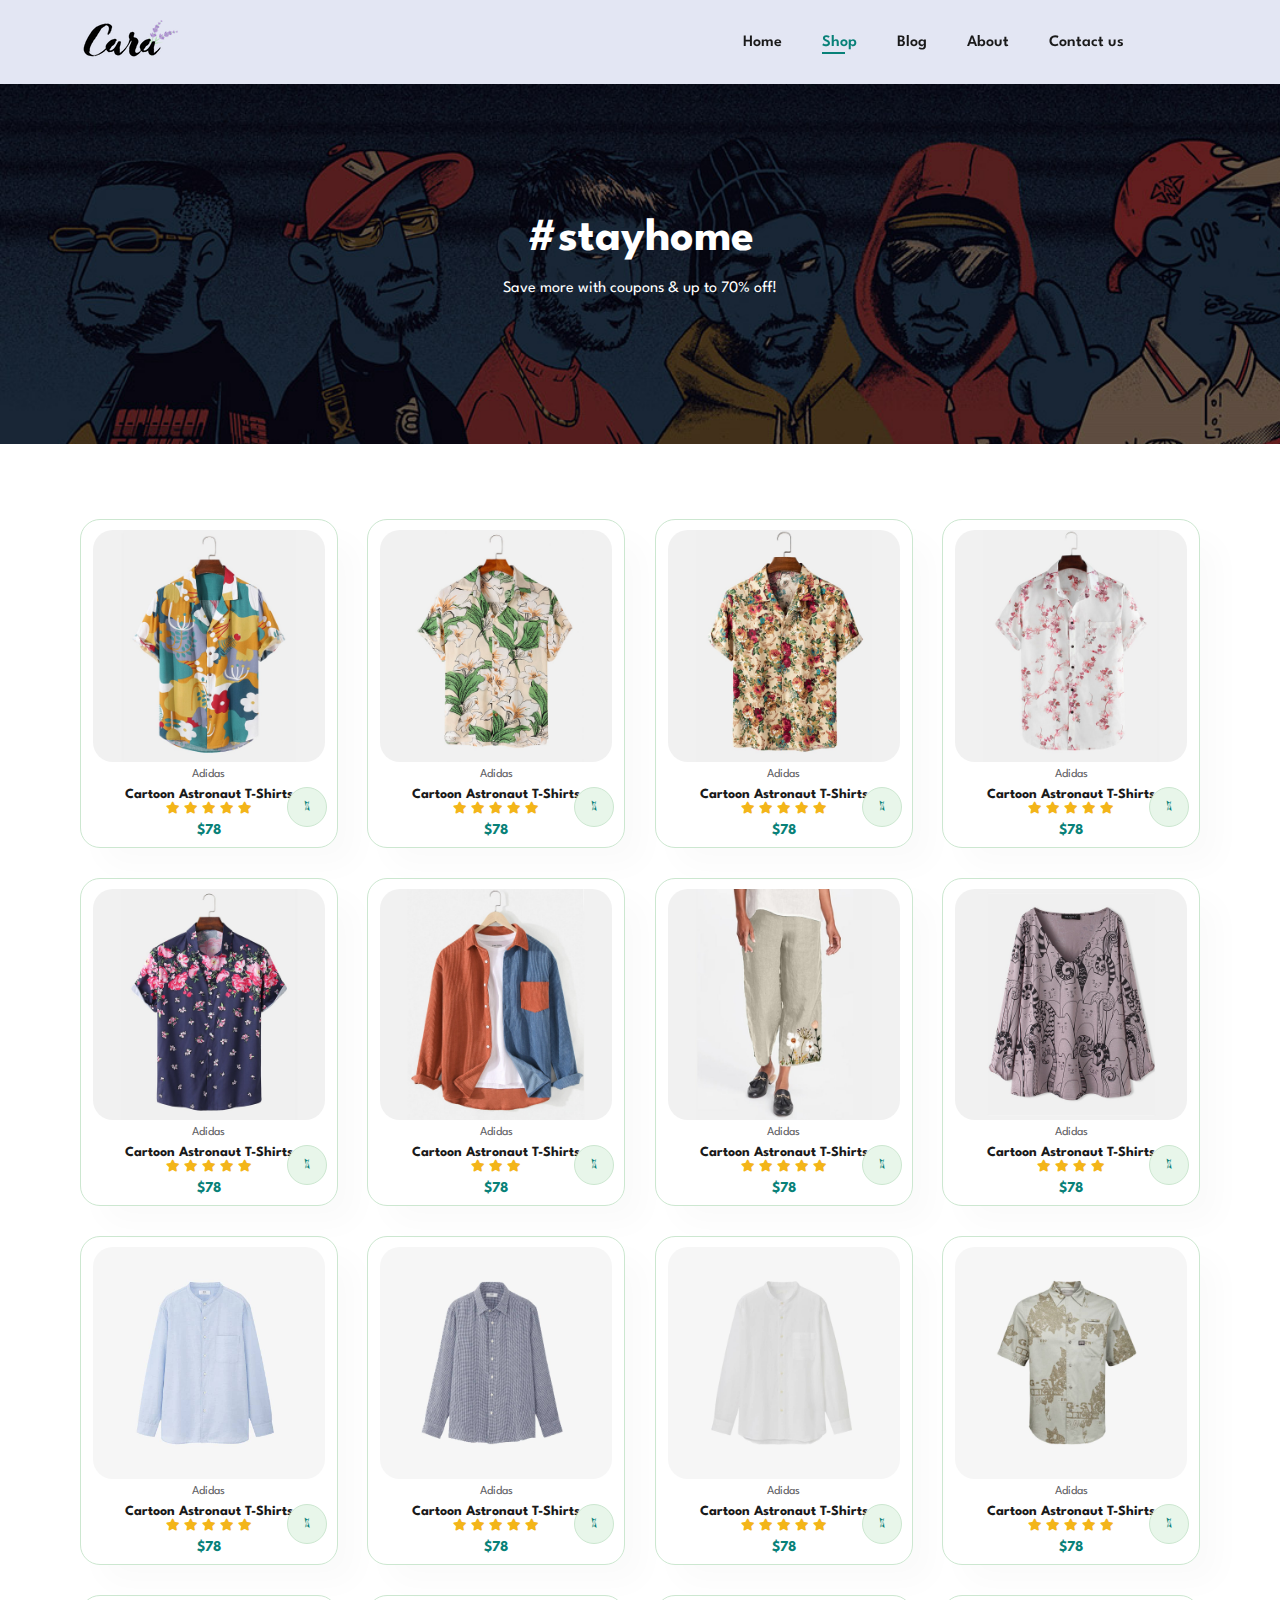
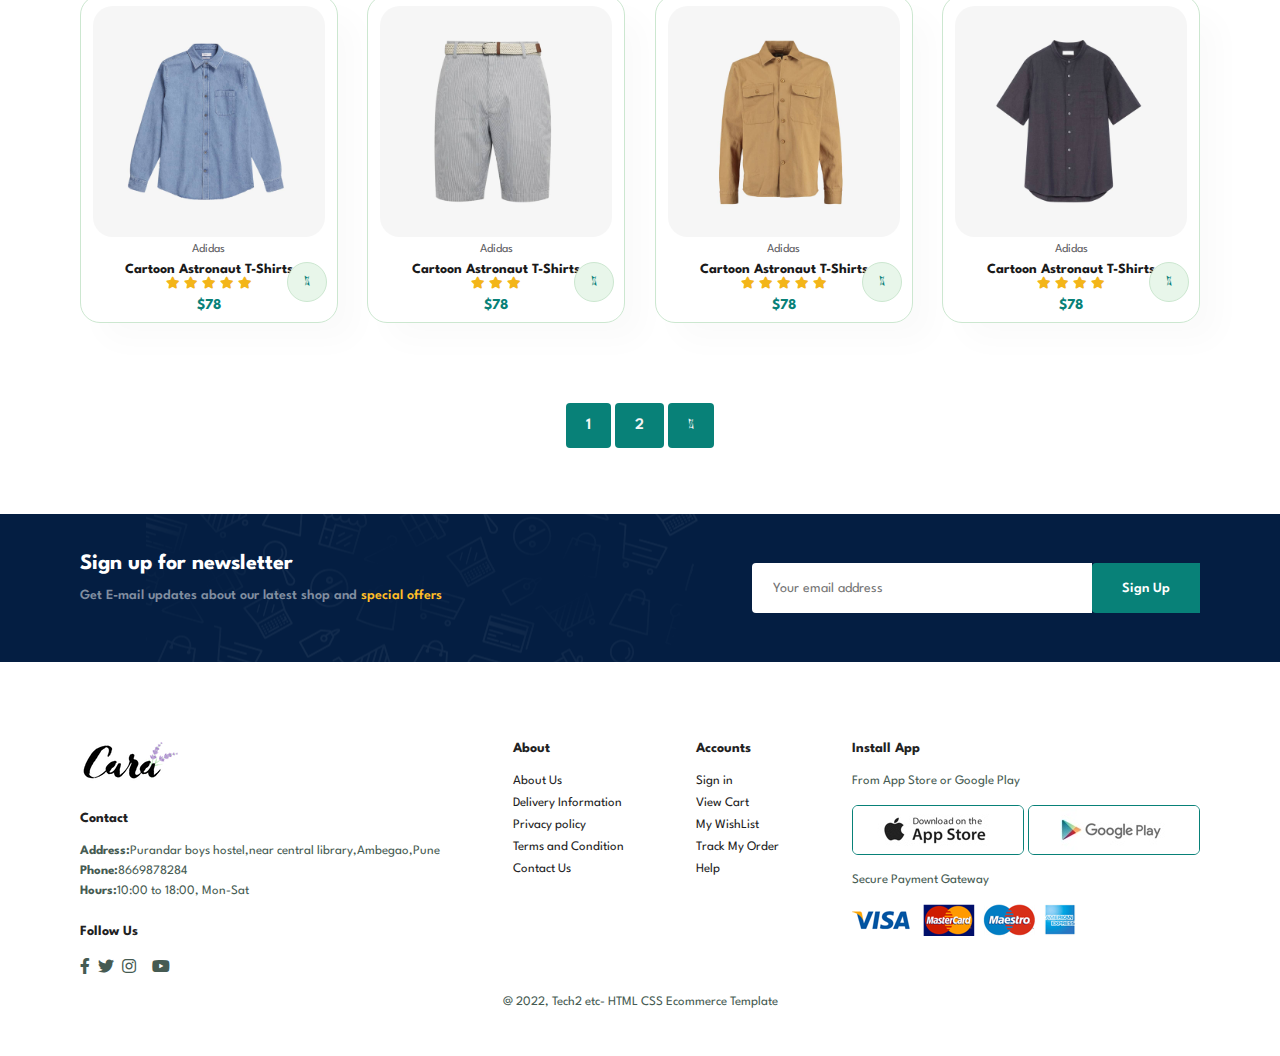
<file: shop.html>
<!DOCTYPE html>
<html lang="en">
<head>
    <meta charset="UTF-8">
    <meta http-equiv="X-UA-Compatible" content="IE=edge">
    <meta name="viewport" content="width=device-width, initial-scale=1.0">
    <title>Ecommerce Website</title>
    <link rel="stylesheet" href="https://pro.fontawesome.com/releases/v5.10.0/css/all.css"/>
    <link rel="stylesheet" href="style.css">
</head>
<body>
    <section id="header">
        <a href="#"><img src="img/logo.png" class="logo" alt=""></a>

        <div>
            <ul id="navbar">
                <li><a href="index.html">Home</a></li>
                <li><a class="active" href="shop.html">Shop</a></li>
                <li><a href="blog.html">Blog</a></li>
                <li><a href="about.html">About</a></li>
                <li><a href="contact.html">Contact us</a></li>
                <li id="lg-bag"><a href="cart.html"><i class="far fa-shopping-bag"></i></a></li>
                <a href="#" id="close"><i class="far fa-times"></i></a>
            </ul>
        </div>
        <div id="mobile">
            <a href="cart.html"><i class="far fa-shopping-bag"></i></a>
            <i id="bar" class="fas fa-outdent"></i>
        </div>
    </section>

    <section id="page-header"> 
        <h2>#stayhome</h2> 
        <p>Save more with coupons & up to 70% off!</p>
    </section>

    <section id="product1" class="section-p1">
        <div class="pro-container">
            <div class="pro" onclick="window.location.href='sproduct.html';">
                <img src="img/products/f1.jpg" alt="">
                <div class="des">
                    <span>Adidas</span>
                    <h5>Cartoon Astronaut T-Shirts</h5>
                    <div class="star">
                        <i class="fas fa-star"></i>
                        <i class="fas fa-star"></i>
                        <i class="fas fa-star"></i>
                        <i class="fas fa-star"></i>
                        <i class="fas fa-star"></i>
                    </div>
                    <h4>$78</h4>
                </div>
                <a href="#"><i class="fal fa-shopping-cart cart"></i></a>
            </div>
            <div class="pro">
                <img src="img/products/f2.jpg" alt="">
                <div class="des">
                    <span>Adidas</span>
                    <h5>Cartoon Astronaut T-Shirts</h5>
                    <div class="star">
                        <i class="fas fa-star"></i>
                        <i class="fas fa-star"></i>
                        <i class="fas fa-star"></i>
                        <i class="fas fa-star"></i>
                        <i class="fas fa-star"></i>
                    </div>
                    <h4>$78</h4>
                </div>
                <a href="#"><i class="fal fa-shopping-cart cart"></i></a>
            </div>
            <div class="pro">
                <img src="img/products/f3.jpg" alt="">
                <div class="des">
                    <span>Adidas</span>
                    <h5>Cartoon Astronaut T-Shirts</h5>
                    <div class="star">
                        <i class="fas fa-star"></i>
                        <i class="fas fa-star"></i>
                        <i class="fas fa-star"></i>
                        <i class="fas fa-star"></i>
                        <i class="fas fa-star"></i>
                    </div>
                    <h4>$78</h4>
                </div>
                <a href="#"><i class="fal fa-shopping-cart cart"></i></a>
            </div>
            <div class="pro">
                <img src="img/products/f4.jpg" alt="">
                <div class="des">
                    <span>Adidas</span>
                    <h5>Cartoon Astronaut T-Shirts</h5>
                    <div class="star">
                        <i class="fas fa-star"></i>
                        <i class="fas fa-star"></i>
                        <i class="fas fa-star"></i>
                        <i class="fas fa-star"></i>
                        <i class="fas fa-star"></i>
                    </div>
                    <h4>$78</h4>
                </div>
                <a href="#"><i class="fal fa-shopping-cart cart"></i></a>
            </div>
            <div class="pro">
                <img src="img/products/f5.jpg" alt="">
                <div class="des">
                    <span>Adidas</span>
                    <h5>Cartoon Astronaut T-Shirts</h5>
                    <div class="star">
                        <i class="fas fa-star"></i>
                        <i class="fas fa-star"></i>
                        <i class="fas fa-star"></i>
                        <i class="fas fa-star"></i>
                        <i class="fas fa-star"></i>
                    </div>
                    <h4>$78</h4>
                </div>
                <a href="#"><i class="fal fa-shopping-cart cart"></i></a>
            </div>
            <div class="pro">
                <img src="img/products/f6.jpg" alt="">
                <div class="des">
                    <span>Adidas</span>
                    <h5>Cartoon Astronaut T-Shirts</h5>
                    <div class="star">
                        <i class="fas fa-star"></i>
                        <i class="fas fa-star"></i>
                        <i class="fas fa-star"></i>
                        <!-- <i class="fas fa-star"></i>
                        <i class="fas fa-star"></i> -->
                    </div>
                    <h4>$78</h4>
                </div>
                <a href="#"><i class="fal fa-shopping-cart cart"></i></a>
            </div>
            <div class="pro">
                <img src="img/products/f7.jpg" alt="">
                <div class="des">
                    <span>Adidas</span>
                    <h5>Cartoon Astronaut T-Shirts</h5>
                    <div class="star">
                        <i class="fas fa-star"></i>
                        <i class="fas fa-star"></i>
                        <i class="fas fa-star"></i>
                        <i class="fas fa-star"></i>
                        <i class="fas fa-star"></i>
                    </div>
                    <h4>$78</h4>
                </div>
                <a href="#"><i class="fal fa-shopping-cart cart"></i></a>
            </div>
            <div class="pro">
                <img src="img/products/f8.jpg" alt="">
                <div class="des">
                    <span>Adidas</span>
                    <h5>Cartoon Astronaut T-Shirts</h5>
                    <div class="star">
                        <i class="fas fa-star"></i>
                        <i class="fas fa-star"></i>
                        <i class="fas fa-star"></i>
                        <i class="fas fa-star"></i>
                        <!-- <i class="fas fa-star"></i> -->
                    </div>
                    <h4>$78</h4>
                </div>
                <a href="#"><i class="fal fa-shopping-cart cart"></i></a>
            </div>

            <div class="pro">
                <img src="img/products/n1.jpg" alt="">
                <div class="des">
                    <span>Adidas</span>
                    <h5>Cartoon Astronaut T-Shirts</h5>
                    <div class="star">
                        <i class="fas fa-star"></i>
                        <i class="fas fa-star"></i>
                        <i class="fas fa-star"></i>
                        <i class="fas fa-star"></i>
                        <i class="fas fa-star"></i>
                    </div>
                    <h4>$78</h4>
                </div>
                <a href="#"><i class="fal fa-shopping-cart cart"></i></a>
            </div>
            <div class="pro">
                <img src="img/products/n2.jpg" alt="">
                <div class="des">
                    <span>Adidas</span>
                    <h5>Cartoon Astronaut T-Shirts</h5>
                    <div class="star">
                        <i class="fas fa-star"></i>
                        <i class="fas fa-star"></i>
                        <i class="fas fa-star"></i>
                        <i class="fas fa-star"></i>
                        <i class="fas fa-star"></i>
                    </div>
                    <h4>$78</h4>
                </div>
                <a href="#"><i class="fal fa-shopping-cart cart"></i></a>
            </div>
            <div class="pro">
                <img src="img/products/n3.jpg" alt="">
                <div class="des">
                    <span>Adidas</span>
                    <h5>Cartoon Astronaut T-Shirts</h5>
                    <div class="star">
                        <i class="fas fa-star"></i>
                        <i class="fas fa-star"></i>
                        <i class="fas fa-star"></i>
                        <i class="fas fa-star"></i>
                        <i class="fas fa-star"></i>
                    </div>
                    <h4>$78</h4>
                </div>
                <a href="#"><i class="fal fa-shopping-cart cart"></i></a>
            </div>
            <div class="pro">
                <img src="img/products/n4.jpg" alt="">
                <div class="des">
                    <span>Adidas</span>
                    <h5>Cartoon Astronaut T-Shirts</h5>
                    <div class="star">
                        <i class="fas fa-star"></i>
                        <i class="fas fa-star"></i>
                        <i class="fas fa-star"></i>
                        <i class="fas fa-star"></i>
                        <i class="fas fa-star"></i>
                    </div>
                    <h4>$78</h4>
                </div>
                <a href="#"><i class="fal fa-shopping-cart cart"></i></a>
            </div>
            <div class="pro">
                <img src="img/products/n5.jpg" alt="">
                <div class="des">
                    <span>Adidas</span>
                    <h5>Cartoon Astronaut T-Shirts</h5>
                    <div class="star">
                        <i class="fas fa-star"></i>
                        <i class="fas fa-star"></i>
                        <i class="fas fa-star"></i>
                        <i class="fas fa-star"></i>
                        <i class="fas fa-star"></i>
                    </div>
                    <h4>$78</h4>
                </div>
                <a href="#"><i class="fal fa-shopping-cart cart"></i></a>
            </div>
            <div class="pro">
                <img src="img/products/n6.jpg" alt="">
                <div class="des">
                    <span>Adidas</span>
                    <h5>Cartoon Astronaut T-Shirts</h5>
                    <div class="star">
                        <i class="fas fa-star"></i>
                        <i class="fas fa-star"></i>
                        <i class="fas fa-star"></i>
                        <!-- <i class="fas fa-star"></i>
                        <i class="fas fa-star"></i> -->
                    </div>
                    <h4>$78</h4>
                </div>
                <a href="#"><i class="fal fa-shopping-cart cart"></i></a>
            </div>
            <div class="pro">
                <img src="img/products/n7.jpg" alt="">
                <div class="des">
                    <span>Adidas</span>
                    <h5>Cartoon Astronaut T-Shirts</h5>
                    <div class="star">
                        <i class="fas fa-star"></i>
                        <i class="fas fa-star"></i>
                        <i class="fas fa-star"></i>
                        <i class="fas fa-star"></i>
                        <i class="fas fa-star"></i>
                    </div>
                    <h4>$78</h4>
                </div>
                <a href="#"><i class="fal fa-shopping-cart cart"></i></a>
            </div>
            <div class="pro">
                <img src="img/products/n8.jpg" alt="">
                <div class="des">
                    <span>Adidas</span>
                    <h5>Cartoon Astronaut T-Shirts</h5>
                    <div class="star">
                        <i class="fas fa-star"></i>
                        <i class="fas fa-star"></i>
                        <i class="fas fa-star"></i>
                        <i class="fas fa-star"></i>
                        <!-- <i class="fas fa-star"></i> -->
                    </div>
                    <h4>$78</h4>
                </div>
                <a href="#"><i class="fal fa-shopping-cart cart"></i></a>
            </div>
        </div>
    </section>

    <section id="pagination" class="section-p1">
        <a href="#">1</a>
        <a href="#">2</a>
        <a href="#"><i class="fal fa-long-arrow-alt-right"></i></a>
    </section>

    <section id="newsletter" class="section-p1 section-m1">
        <div class="newstext">
            <h4>Sign up for newsletter</h4>
            <p>Get E-mail updates about our latest shop and <span>special offers</span> </p>
        </div>
        <div class="form">
            <input type="text" placeholder="Your email address">
            <button class="normal">Sign Up</button>
        </div>
    </section>

    <footer class="section-p1">
        <div class="col">
            <img class="logo" src="img/logo.png" alt="">
            <h4>Contact</h4>
            <p><strong>Address:</strong>Purandar boys hostel,near central library,Ambegao,Pune</p>
            <p><strong>Phone:</strong>8669878284</p>
            <p><strong>Hours:</strong>10:00 to 18:00, Mon-Sat</p>
            <div class="follow">
                <h4>Follow Us</h4>
                <div class="icon">
                    <i class="fab fa-facebook-f"></i>
                    <i class="fab fa-twitter"></i>
                    <i class="fab fa-instagram"></i>
                    <i class="fab fa-pintrest"></i>
                    <i class="fab fa-youtube"></i>
                </div>
            </div>
        </div>

        <div class="col">
            <h4>About</h4>
            <a href="#">About Us</a>
            <a href="#">Delivery Information</a>
            <a href="#">Privacy policy</a>
            <a href="#">Terms and Condition</a>
            <a href="#">Contact Us</a>
        </div>

        <div class="col">
            <h4>Accounts</h4>
            <a href="#">Sign in</a>
            <a href="#">View Cart</a>
            <a href="#">My WishList</a>
            <a href="#">Track My Order</a>
            <a href="#">Help</a>
        </div>

        <div class="col install">
            <h4>Install App</h4>
            <p>From App Store or Google Play</p>
            <div class="row">
                <img src="img/pay/app.jpg" alt="">
                <img src="img/pay/play.jpg" alt="">
            </div>
            <p>Secure Payment Gateway</p>
            <img src="img/pay/pay.png" alt="">
        </div>

        <div class="copyright">
            <p>@ 2022, Tech2 etc- HTML CSS Ecommerce Template</p>
        </div>
    </footer>
   <script src="script.js"></script> 
</body>
</html>
</file>
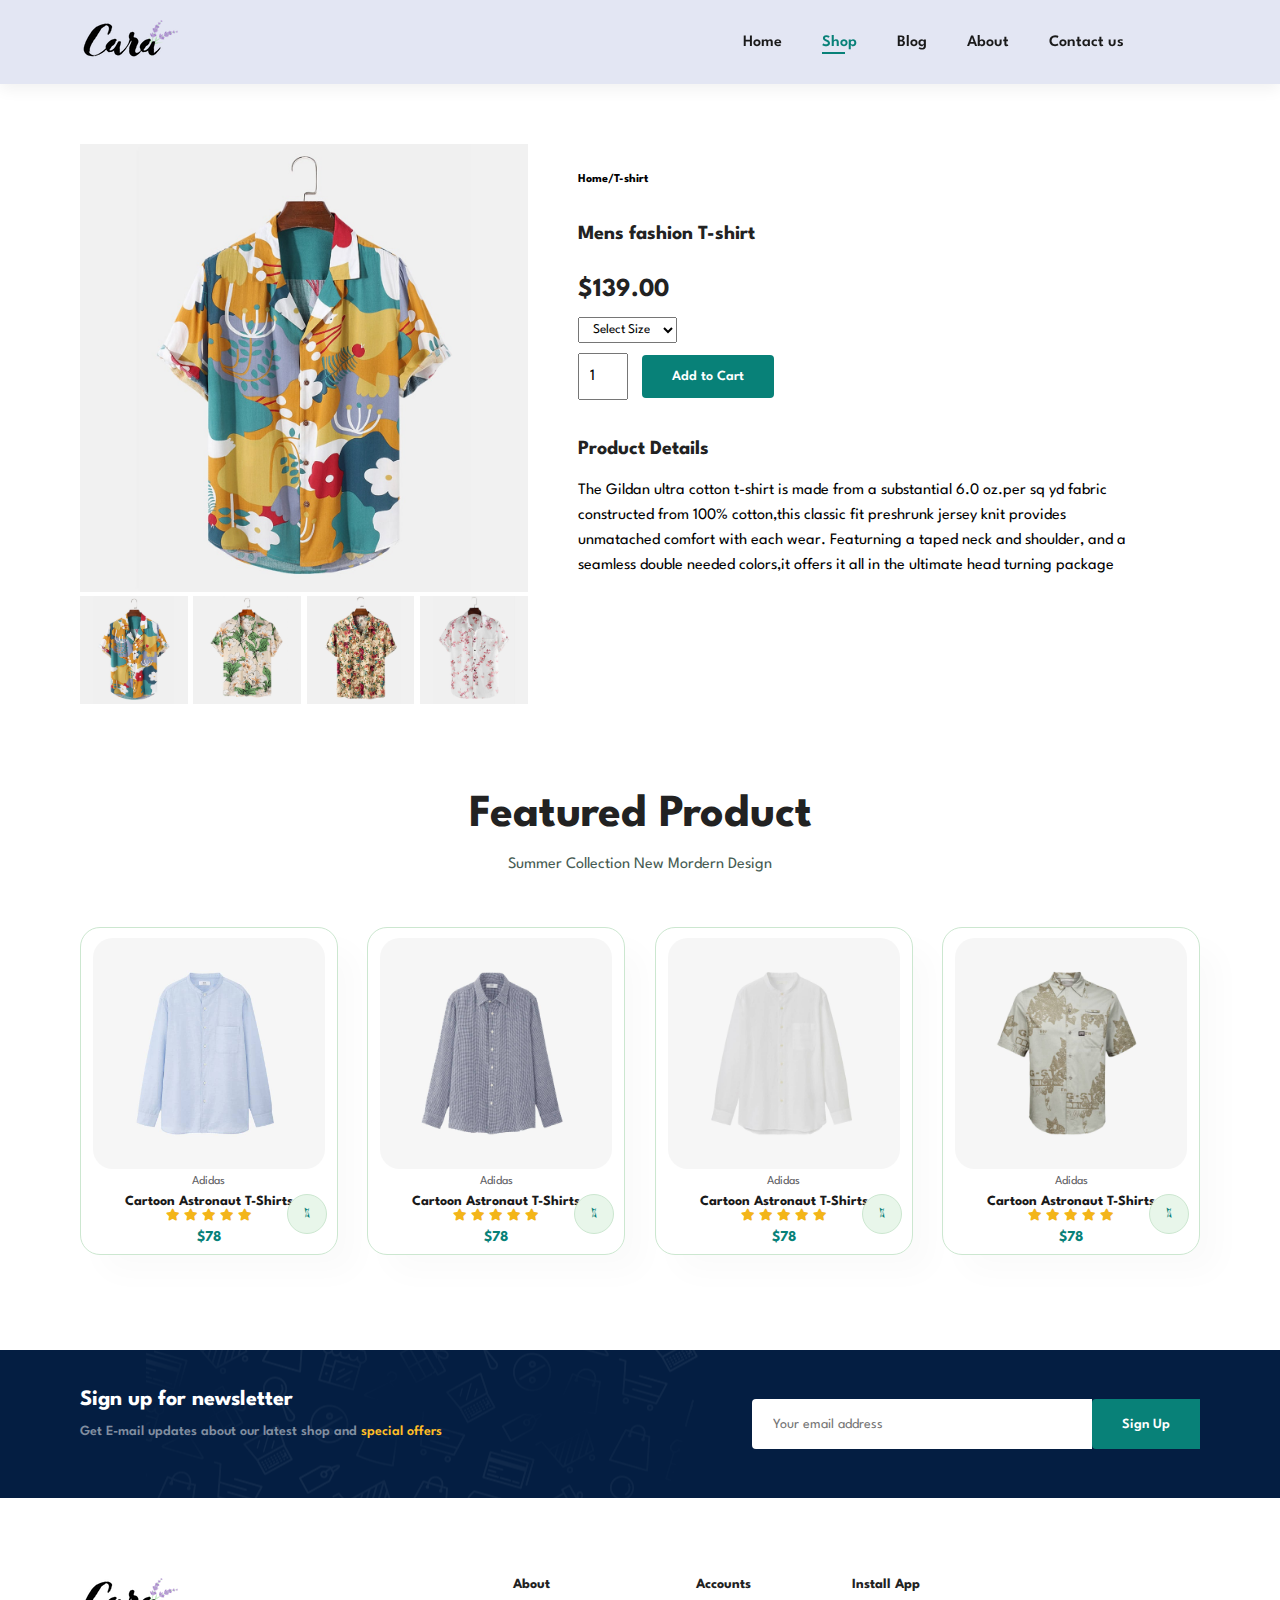
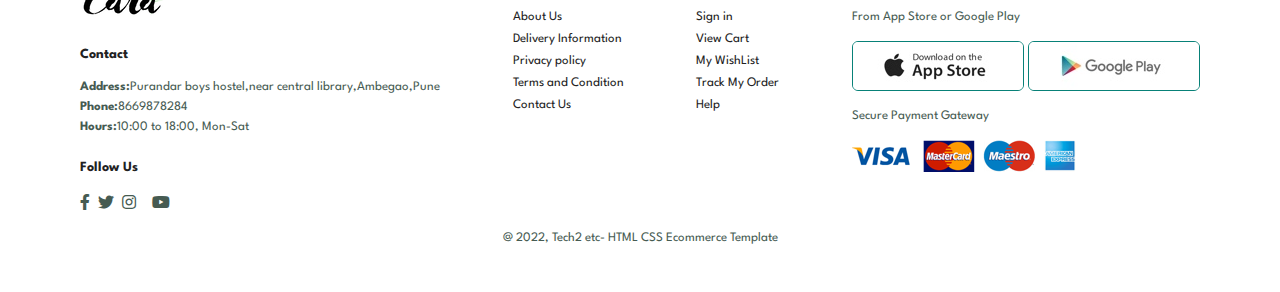
<file: sproduct.html>
<!DOCTYPE html>
<html lang="en">
<head>
    <meta charset="UTF-8">
    <meta http-equiv="X-UA-Compatible" content="IE=edge">
    <meta name="viewport" content="width=device-width, initial-scale=1.0">
    <title>Ecommerce Website</title>
    <link rel="stylesheet" href="https://pro.fontawesome.com/releases/v5.10.0/css/all.css"/>
    <link rel="stylesheet" href="style.css">
</head>
<body>
    <section id="header">
        <a href="#"><img src="img/logo.png" class="logo" alt=""></a>

        <div>
            <ul id="navbar">
                <li><a href="index.html">Home</a></li>
                <li><a class="active" href="shop.html">Shop</a></li>
                <li><a href="blog.html">Blog</a></li>
                <li><a href="about.html">About</a></li>
                <li><a href="contact.html">Contact us</a></li>
                <li id="lg-bag"><a href="cart.html"><i class="far fa-shopping-bag"></i></a></li>
                <a href="#" id="close"><i class="far fa-times"></i></a>
            </ul>
        </div>
        <div id="mobile">
            <a href="cart.html"><i class="far fa-shopping-bag"></i></a>
            <i id="bar" class="fas fa-outdent"></i>
        </div>
    </section>

    <section id="prodetails" class="section-p1">
        <div class="single-pro-image">
            <img src="img/products/f1.jpg" width="100%" id="MainImg" alt="">
            <div class="small-img-group">
                <div class="small-img-col">
                    <img src="img/products/f1.jpg" width="100%" class="small-img" alt="">
                </div>
                <div class="small-img-col">
                    <img src="img/products/f2.jpg" width="100%" class="small-img" alt="">
                </div>
                <div class="small-img-col">
                    <img src="img/products/f3.jpg" width="100%" class="small-img" alt="">
                </div>
                <div class="small-img-col">
                    <img src="img/products/f4.jpg" width="100%" class="small-img" alt="">
                </div>

            </div>

        </div>

        <div class="single-pro-details">
            <h6>Home/T-shirt</h6>
            <h4>Mens fashion T-shirt</h4>
            <h2>$139.00</h2>
            <select>
                <option>Select Size</option>
                <option>Small</option>
                <option>Medium</option>
                <option>Large</option>
                <option>XL</option>
                <option>XXL</option>
            </select>
            <input type="number" value="1">
            <button class="normal">Add to Cart</button>
            <h4>Product Details</h4>
            <span>The Gildan ultra cotton t-shirt is made from a substantial 6.0 oz.per sq yd fabric constructed from 100% cotton,this classic fit preshrunk jersey knit provides unmatached comfort with each wear. Featurning a taped neck and shoulder, and a seamless double needed colors,it offers it all in the ultimate head turning package</span>

        </div>
    </section>

    <section id="product1" class="section-p1">
        <h2>Featured Product</h2>
        <p>Summer Collection New Mordern Design</p>
        <div class="pro-container">
            <div class="pro">
                <img src="img/products/n1.jpg" alt="">
                <div class="des">
                    <span>Adidas</span>
                    <h5>Cartoon Astronaut T-Shirts</h5>
                    <div class="star">
                        <i class="fas fa-star"></i>
                        <i class="fas fa-star"></i>
                        <i class="fas fa-star"></i>
                        <i class="fas fa-star"></i>
                        <i class="fas fa-star"></i>
                    </div>
                    <h4>$78</h4>
                </div>
                <a href="#"><i class="fal fa-shopping-cart cart"></i></a>
            </div>
            <div class="pro">
                <img src="img/products/n2.jpg" alt="">
                <div class="des">
                    <span>Adidas</span>
                    <h5>Cartoon Astronaut T-Shirts</h5>
                    <div class="star">
                        <i class="fas fa-star"></i>
                        <i class="fas fa-star"></i>
                        <i class="fas fa-star"></i>
                        <i class="fas fa-star"></i>
                        <i class="fas fa-star"></i>
                    </div>
                    <h4>$78</h4>
                </div>
                <a href="#"><i class="fal fa-shopping-cart cart"></i></a>
            </div>
            <div class="pro">
                <img src="img/products/n3.jpg" alt="">
                <div class="des">
                    <span>Adidas</span>
                    <h5>Cartoon Astronaut T-Shirts</h5>
                    <div class="star">
                        <i class="fas fa-star"></i>
                        <i class="fas fa-star"></i>
                        <i class="fas fa-star"></i>
                        <i class="fas fa-star"></i>
                        <i class="fas fa-star"></i>
                    </div>
                    <h4>$78</h4>
                </div>
                <a href="#"><i class="fal fa-shopping-cart cart"></i></a>
            </div>
            <div class="pro">
                <img src="img/products/n4.jpg" alt="">
                <div class="des">
                    <span>Adidas</span>
                    <h5>Cartoon Astronaut T-Shirts</h5>
                    <div class="star">
                        <i class="fas fa-star"></i>
                        <i class="fas fa-star"></i>
                        <i class="fas fa-star"></i>
                        <i class="fas fa-star"></i>
                        <i class="fas fa-star"></i>
                    </div>
                    <h4>$78</h4>
                </div>
                <a href="#"><i class="fal fa-shopping-cart cart"></i></a>
            </div>
            
        </div>
    </section>

    <section id="newsletter" class="section-p1 section-m1">
        <div class="newstext">
            <h4>Sign up for newsletter</h4>
            <p>Get E-mail updates about our latest shop and <span>special offers</span> </p>
        </div>
        <div class="form">
            <input type="text" placeholder="Your email address">
            <button class="normal">Sign Up</button>
        </div>
    </section>

    <footer class="section-p1">
        <div class="col">
            <img class="logo" src="img/logo.png" alt="">
            <h4>Contact</h4>
            <p><strong>Address:</strong>Purandar boys hostel,near central library,Ambegao,Pune</p>
            <p><strong>Phone:</strong>8669878284</p>
            <p><strong>Hours:</strong>10:00 to 18:00, Mon-Sat</p>
            <div class="follow">
                <h4>Follow Us</h4>
                <div class="icon">
                    <i class="fab fa-facebook-f"></i>
                    <i class="fab fa-twitter"></i>
                    <i class="fab fa-instagram"></i>
                    <i class="fab fa-pintrest"></i>
                    <i class="fab fa-youtube"></i>
                </div>
            </div>
        </div>

        <div class="col">
            <h4>About</h4>
            <a href="#">About Us</a>
            <a href="#">Delivery Information</a>
            <a href="#">Privacy policy</a>
            <a href="#">Terms and Condition</a>
            <a href="#">Contact Us</a>
        </div>

        <div class="col">
            <h4>Accounts</h4>
            <a href="#">Sign in</a>
            <a href="#">View Cart</a>
            <a href="#">My WishList</a>
            <a href="#">Track My Order</a>
            <a href="#">Help</a>
        </div>

        <div class="col install">
            <h4>Install App</h4>
            <p>From App Store or Google Play</p>
            <div class="row">
                <img src="img/pay/app.jpg" alt="">
                <img src="img/pay/play.jpg" alt="">
            </div>
            <p>Secure Payment Gateway</p>
            <img src="img/pay/pay.png" alt="">
        </div>

        <div class="copyright">
            <p>@ 2022, Tech2 etc- HTML CSS Ecommerce Template</p>
        </div>
    </footer>

    <script>
        var MainImg=document.getElementById("MainImg");
        var smallimg=document.getElementsByClassName("small-img");

        smallimg[0].onclick=function(){
            MainImg.src=smallimg[0].src;
        }
        smallimg[1].onclick=function(){
            MainImg.src=smallimg[1].src;
        }
        smallimg[2].onclick=function(){
            MainImg.src=smallimg[2].src;
        }
        smallimg[3].onclick=function(){
            MainImg.src=smallimg[0].src;
        }
    </script>
   <script src="script.js"></script> 
</body>
</html>
</file>
<file: style.css>
@import url('https://fonts.googleapis.com/css2?family=Spartan:wght@100;200;300;400;500;600;700;800;900&display=swap');
* {
    margin: 0;
    padding: 0;
    box-sizing: border-box;
    font-family: 'Spartan',sans-serif;
}

h1 {
    font-size: 50px;
    line-height: 64px;
    color: #222;
}

h2 {
    font-size: 46px;
    line-height: 54px;
    color: #222;
}

h4 {
    font-size: 20px;
    color: #222;
}

h6 {
    font-weight: 700;
    font-size: 12px;
}

p {
    font-size: 16px;
    color: #465b52;
    margin: 15px 0 20px 0;
}

.section-p1 {
    padding: 40px 80px;
}

.section-m1 {
    margin: 40px 0;
}

button.normal {
    font-size: 14px;
    font-weight: 600;
    padding: 15px 30px;
    color: black;
    background-color: white;
    border-radius: 4px;
    cursor: pointer;
    border: none;
    outline: none;
    transition: 0.2s;
}

button.white {
    font-size: 13px;
    font-weight: 600;
    padding: 11px 18px;
    color: rgb(255, 255, 255);
    background-color: transparent;
    cursor: pointer;
    border: 1px solid white;
    outline: none;
    transition: 0.2s;
}

body {
    width: 100%;
}

/* header start  */
#header {
    display: flex;
    align-items: center;
    justify-content: space-between;
    padding: 20px 80px;
    background: #E3E6F3;
    box-shadow: 0 5px 15px rgba(0, 0, 0, 0.06);
    z-index: 999;
    position: sticky;
    top: 0;
    left: 0;
}

#navbar {
    display: flex;
    align-items: center;
    justify-content: center;
}

#navbar li {
    list-style: none;
    padding: 0 20px;
    position: relative;
}

#navbar li a {
    text-decoration: none;
    font-size: 16px;
    font-weight: 600;
    color: #1a1a1a;
    transition: 0.3s ease;
}

#navbar li a:hover,
#navbar li a.active {
    color: #088178;
}

#navbar li a.active::after,
#navbar li a:hover::after {
    content: ""; 
    width: 30%;
    height: 2px;
    background: #088178;
    position: absolute;
    bottom: -4px;
    left: 20px;
}

#mobile {
    display: none;
    align-items: center;
}

#close {
    display: none;
}

/* Home Page */
#hero {
    background-image: url("img/hero4.png");
    height: 90vh;
    width: 100%;
    background-size: cover;
    background-position: top 25% right 0;
    padding: 0 80px;
    display: flex;
    flex-direction: column;
    align-items: flex-start;
    justify-content: center;
}

#hero h4 {
    padding-bottom: 15px;
}

#hero h1 {
    color: #088178;
}


#hero button {
    background-image: url("img/button.png");
    background-color: transparent;
    color: #088178;
    border: 0;
    padding: 14px 80px 14px 65px;
    background-repeat: no-repeat;
    cursor: pointer;
    font-weight: 700;
    font-size: 15px;
}

#feature {
    display: flex;
    align-items: center;
    justify-content: space-between;
    flex-wrap: wrap;
}

#feature .fe-box {
    width: 180px;
    text-align: center;
    padding: 25px 15px;
    box-shadow: 20px 20px 34px rgba(0, 0, 0, 0.03);
    border: 1px solid #cce7d0;
    border-radius: 4px;
    margin: 15px 0;
}

#feature .fe-box:hover {
    box-shadow: 10px 10px 54px rgba(70, 62, 221, 0.1);
}

#feature .fe-box img {
    width: 100%;
    margin-bottom: 10px;
}

#feature .fe-box h6 {
    display: inline-block;
    padding: 9px 8px 6px 8px;
    line-height: 1;
    border-radius: 4px;
    color: #088178;
    background-color: #fddde4;
}

#feature .fe-box:nth-child(2) h6 {
    background-color: #cdebbc;
}

#feature .fe-box:nth-child(3) h6 {
    background-color: #d1e8f2;
}

#feature .fe-box:nth-child(4) h6 {
    background-color: #cdd4f8;
}

#feature .fe-box:nth-child(5) h6 {
    background-color: #f6dbf6;
}

#feature .fe-box:nth-child(6) h6 {
    background-color: #fff2e5;
}

#product1 {
    text-align: center;
}

#product1 .pro-container{
    display: flex;
    justify-content: space-between;
    padding-top: 20px;
    flex-wrap: wrap;
}

#product1 .pro {
    width: 23%;
    min-width: 250px;
    padding: 10px 12px;
    border: 1px solid #cce7d0;
    border-radius: 20px;
    cursor: pointer;
    box-shadow: 20px 20px 30px rgba(0, 0, 0, 0.02);
    margin: 15px 0px;
    transition: 0.2s ease;
    position: relative;
}

#product1 .pro:hover {
    box-shadow: 20px 20px 30px rgba(0, 0, 0, 0.09);
}

#product1 .pro img {
    width: 100%;
    border-radius: 20px;
}


#product1 .pro .des span {
    color: #606063;
    font-size: 12px;
}

#product1 .pro .des h5 {
    padding-top: 7px;
    color: #1a1a1a;
    font-size: 14px;
}

#product1 .pro .des i {
    font-size: 12px;
    color: rgb(243, 181, 25);
}

#product1 .pro .des h4 {
    padding-top: 7px;
    font-size: 15px;
    font-weight: 700;
    color: #088178;
}

#product1 .pro .cart {
    width: 40px;
    height: 40px;
    line-height: 40px;
    border-radius: 50px;
    background-color: #e8f6ea;
    color: #088178;
    border:1px solid #cce7d0 ;
    position: absolute;
    bottom: 20px;
    right: 10px;
}

#banner {
    display: flex;
    flex-direction: column;
    justify-content: center;
    align-items: center;
    text-align: center;
    background-image: url("img/banner/b2.jpg");
    width: 100%;
    height: 40vh;
    background-size: cover;
    background-position: center;
}

#banner h4 {
    color: #ffff;
    font-size: 16px;
}

#banner h2 {
    color: #ffff;
    font-size: 30px;
    padding: 10px 0;
}

#banner h2 span {
    color: #ef3636;
}

#banner button:hover {
    background: #088178;
    color: #ffff;
}

#sm-banner {
    display: flex;
    justify-content: space-between;
    flex-wrap: wrap;
}

#sm-banner .banner-box{
    display: flex;
    flex-direction: column;
    justify-content: center;
    align-items: flex-start;
    background-image: url("img/banner/b17.jpg");
    min-width: 660px;
    height: 40vh;
    background-size: cover;
    background-position: center;
    padding: 30px;
}

#sm-banner .banner-box2 {
    background-image: url("img/banner/b10.jpg");
}

#sm-banner h4 {
    color: #ffff;
    font-size: 20px;
    font-weight: 300;
}

#sm-banner h2 {
    color: #ffff;
    font-size: 28px;
    font-weight: 800;
}

#sm-banner span {
    color: #ffff;
    font-size: 14px;
    font-weight: 500;
    padding-bottom: 15px;
}

#sm-banner .banner-box:hover button{
    background: #088178;
    border: 1px solid #088178;
}
#banner3 {
    display: flex;
    justify-content: space-between;
    flex-wrap: wrap;
    padding: 0 80px;
}
#banner3 .banner-box{
    display: flex;
    flex-direction: column;
    justify-content: center;
    align-items: flex-start;
    background-image: url("img/banner/b7.jpg");
    min-width: 30%;
    height: 30vh;
    background-size: cover;
    background-position: center;
    padding: 20px;
    margin-bottom: 20px;
}

#banner3 .banner-box2 {
    background-image: url("img/banner/b4.jpg");
}

#banner3 .banner-box3 {
    background-image: url("img/banner/b18.jpg");
}

#banner3 h2 {
    color: white;
    font-weight: 900;
    font-size: 22px;
}

#banner3 h3 {
    color: #ec544e;
    font-weight: 800;
    font-size: 15px;
}


#newsletter {
    display: flex;
    justify-content: space-between;
    flex-wrap: wrap;
    align-items: center;
    background-image: url("img/banner/b14.png");
    background-repeat: no-repeat;
    background-position: 20% 30%;
    background-color: #041e42;
}


#newsletter h4 {
    font-size: 22px;
    font-weight: 700;
    color: white;
}

#newsletter p {
    font-size: 14px;
    font-weight: 600;
    color: #818ea0;
}

#newsletter p span {
    color: #ffbd27;
}

#newsletter .form {
    display: flex;
    width: 40%;
}

#newsletter input {
    height:  3.125rem;
    padding: 0 1.25rem;
    font-size: 14px;
    width: 100%;
    border: 1px solid transparent;
    border-radius: 4px;
    outline: none;
    border-top-right-radius: 0;
    border-bottom-right-radius: 0;
}

#newsletter button {
    background-color: #088178;
    color: white;
    white-space: nowrap;
    border-top-right-radius: 0;
    border-bottom-right-radius: 0;
}

/* footer */
footer {
    display: flex;
    flex-wrap: wrap;
    justify-content: space-between;
}

footer .col {
    display: flex;
    flex-direction: column;
    align-items: flex-start;
    margin-bottom: 20px;
}

footer .logo {
    margin-bottom: 30px;
}

footer h4 {
    font-size: 14px;
    padding-bottom: 20px;
}

footer p {
    font-size: 13px;
   margin: 0 0 8px 0;
}

footer a {
    font-size: 13px;
    text-decoration:none ;
    color: #222;
    margin-bottom: 10px;
}

footer .follow {
    margin-top: 20px;
}

footer .follow i {
    color: #465b52;
    padding-right: 4px;
    cursor: pointer;
}

footer .install .row img {
    border: 1px solid #088178;
    border-radius: 6px; 
}

footer .install img {
    margin: 10px 0 15px 0;
}

footer .follow i:hover,
footer a:hover {
    color: #1fe8db;
}

footer .copyright {
    width: 100%;
    text-align: center;
}

 /* shop page */
 #page-header {
    background-image: url("img/banner/b1.jpg");
    width: 100%;
    height: 40vh;
    background-size: cover;
    display: flex;
    justify-content: center;
    text-align: center;
    flex-direction: column;
    padding: 14px;
}

#page-header h2,
#page-header p {
    color: white;
}

#pagination{
    text-align: center;
}
#pagination a{
    text-decoration: none;
    background-color: #088178;
    padding: 15px 20px;
    border-radius: 4px;
    color: whitesmoke;
    font-weight: 600;
}

#pagination a i {
    font-size: 16px;
    font-weight: 600;
}

/* single product */
#prodetails {
    display: flex;
    margin-top: 20px;
}

#prodetails .single-pro-image {
    width: 40%;
    margin-right: 50px;
}

.small-img-group {
    display: flex;
    justify-content: space-between;
}

.small-img-col {
    flex-basis: 24%;
    cursor: pointer;
}

#prodetails .single-pro-details {
    width: 50%;
    padding-top: 30px;
}

#prodetails .single-pro-details h4 {
    padding: 40px 0 20px 0;
}

#prodetails .single-pro-details h2 {
    font-size: 26px;
}

#prodetails .single-pro-details select {
    display: block;
    padding: 5px 10px;
    margin-bottom: 10px;
}

#prodetails .single-pro-details input {
    width: 50px;
    height: 47px;
    padding-left: 10px;
    font-size: 16px;
    margin-right: 10px;
}

#prodetails .single-pro-details button {
    background-color: #088178;
    color: white;
}

#prodetails .single-pro-details span {
    line-height: 25px;
}

/* block page */
#page-header.blog-header {
    background-image: url("img/banner/b19.jpg");
}

#blog {
    padding: 150px 150px 0 150px;
}

#blog .blog-box {
    position: relative;
    display: flex;
    align-items: center;
    width: 100%;
    padding-bottom: 90px;
}

#blog .blog-img {
    width: 50%;
    margin-right: 40px;
}

#blog img {
    width: 100%;
    height: 300px;
    object-fit: cover;
}

#blog .blog-details {
    width: 50%;
}

#blog .blog-details a {
    text-decoration: none;
    font-size: 11px;
    color: black;
    font-weight: 700;
    position: relative;
}

#blog .blog-details a::after {
    content: "";
    width: 50px;
    height: 1px;
    background-color: black;
    position: absolute;
    top: 4px;
    right: -60px;
}

#blog .blog-details a:hover {
    color: #088178;
    transition: 0.3s;
}

#blog .blog-details a:hover::after {
    background-color: #088178;
}

#blog .blog-box h1 {
    position: absolute;
    top: -40px;
    left: 0;
    font-size: 70px;
    font-weight: 700;
    color: #c9cbce;
    z-index: -9;
}

/* about page */
#page-header.about-header {
    background-image: url("img/about/banner.png");
}

#about-head {
    display: flex;
    align-items: center;
}

#about-head img {
    width: 50%;
    height: auto;
}

#about-head div {
    padding-left: 40px;
}

#about-app {
    text-align: center;
}

#about-app .video {
    width: 70%;
    height: 100%;
    margin: 30px auto 0 auto;
}

#about-app .video video {
    width: 100%;
    height: 100%;
    border-radius: 20px;
}

/* contact page */
#contact-details {
    display: flex;
    align-items: center;
    justify-content: space-between;
}

#contact-details .details {
    width: 40%;
}

#contact-details .details span,
#form-details form span {
    font-size: 12px;
}

#contact-details .details h2 ,
#form-details form h2{
    font-size: 26px;
    line-height: 35px;
    padding: 20px 0;
}

#contact-details .details h3 {
    font-size: 16px;
    padding-bottom: 15px;
}

#contact-details .details li {
    list-style: none;
    display: flex;
    padding: 10px 0;
}

#contact-details .details li i {
    font-size: 14px;
    padding-right: 22px;
}

#contact-details .details li p {
    margin: 0;
    font-size: 14px;
}

#contact-details .map  {
    width: 55%;
    height: 400px;
}

#contact-details .map iframe {
    width: 100%;
    height: 100%;
}

#form-details {
    display: flex;
    justify-content: space-between;
    margin: 30px;
    padding: 80px;
    border: 1px solid #e1e1e1;
}

#form-details form {
    width: 65%;
    display: flex;
    flex-direction: column;
    align-items: flex-start;
}

#form-details form input,
#form-details form textarea {
    width: 100%;
    padding: 12px 15px;
    outline: none;
    margin-bottom: 20px;
    border: 1px solid #e1e1e1;
}

#form-details form button {
    background-color: #088178;
    color: #fff;
}

#form-details .people div {
    padding-bottom: 25px;
    display: flex;
    align-items: flex-start;
}

#form-details .people div img {
    width: 65px ;
    height: 65px;
    object-fit: cover;
    margin-right: 15px;
}

#form-details .people div p {
    margin: 0;
    font-size: 13px ;
    line-height: 25px;
}

#form-details .people div  p span {
    display: block;
    font-size: 16px;
    font-weight: 600;
    color: black;
}

/* cart page */
#cart {
    overflow-x: auto;
}

#cart table {
    width: 100%;
    border-collapse: collapse;
    table-layout: fixed;
    white-space: nowrap;
}

#cart table img {
    width: 70px;
}

#cart table td:nth-child(1) {
    width: 100px;
    text-align: center;
}
#cart table td:nth-child(2) {
    width: 150px;
    text-align: center;
}
#cart table td:nth-child(3) {
    width: 250px;
    text-align: center;
}
#cart table td:nth-child(4), 
#cart table td:nth-child(5), 
#cart table td:nth-child(6) {
    width: 150px;
    text-align: center;
}

#cart table td:nth-child(5) input {
    width: 70px;
    padding: 10px 5px 10px 15px;
}

#cart table thead {
    border: 1px solid #e2e9e1;
    border-left: none;
    border-right: none;
}

#cart table thead td {
    font-weight: 700;
    text-transform: uppercase;
    font-size: 13px;
    padding: 18px 0;
}

#cart table tbody tr td {
    padding-top: 15px;
}

#cart table tbody td {
    font-size: 13px;
}

#cart-add {
    display: flex;
    flex-wrap: wrap;
    justify-content: space-between;
}

#coupon {
    width: 50%;
    margin-bottom: 30px;
}

#coupon h3,
#subtotal h3{
    padding-bottom: 15px;
}

#coupon input {
    padding: 10px 20px;
    outline: none;
    width: 60%;
    margin-right: 10px;
    border: 1px solid #e2e9e1;
}

#coupon button,
#subtotal button {
    background-color: #088178;
    color: white;
    padding: 10px 20px;
}

#subtotal {
    width: 50%;
    margin-bottom: 30px;
    border: 1px solid #e2e9e1;
    padding: 30px;
}

#subtotal table {
    border-collapse: collapse;
    width: 100%;
    margin-bottom: 20px;
}

#subtotal table td {
    width: 50%;
    border: 1px solid #e2e9e1;
    padding: 10px;
    font-size: 13px;
}


/* for responsive */
@media (max-width:799px){
    .section-p1 {
        padding: 40px 40px;
    }
    #navbar {
        display: flex;
        flex-direction: column;
        align-items: flex-start;
        justify-content: flex-start;
        position: fixed;
        top: 0;
        right: -300px;
        height: 100vh;
        width: 300px;
        background-color: #E3E6F3;
        box-shadow:0 40px 60px rgba(0, 0, 0, 0.01) ;
        padding: 80px 0 0 10px;
        transition: 0.3s;
    }

    #navbar.active{
        right: 0px;
    }

    #navbar li {
        margin-bottom: 25px;
    }

    #mobile {
        display: flex;
        align-items: center;
    }

    #mobile i {
        color: #1a1a1a;
        font-size: 24px;
        padding-left: 20px;
    }

    #close {
        display: initial;
        position: absolute;
        top: 30px;
        left: 30px;
        color: #222;
        font-size: 24px;
    }

    #lg-bag {
        display: none;
    }

    #hero {
        height: 70vh;
        padding: 0 80px;
        background-position:top 30% right 30% ;
    }

    #feature {
        justify-content: center;
    }

    #feature .fe-box {
        margin: 15px 15px;
    }

    #product1 .pro-container {
        justify-content: center;
    }

    #product .pro {
        margin: 15px;
    }

    #banner {
        height: 20vh;
    }

    #sm-banner .banner-box {
        max-width: 100%;
        height: 30vh;
    }

    #banner3 {
        padding: 40px;
    }

    #banner3 .banner-box {
        width: 28%;
    }

    #newsletter .form {
        width: 70%;
    }

    /* contact page */
    #form-details {
        padding: 40px;
    }

    #form-details form {
        width: 50%;
    }

}

@media (max-width: 477px){
    .section-p1 {
        padding: 20px;
    }
    #header {
        padding: 10px 30px;
    }

    h1 {
        font-size: 38px;
    }

    h2 {
        font-size: 32px;
    }

    #hero {
        padding: 0px 20px;
        background-position: 55%;
    }

    #feature {
       justify-content: space-between;
    }

    #feature .fe-box {
        width: 155px;
        margin: 0 0 15px 0;
    }

    #product1 .pro {
        width: 100%;
    }

    #banner {
        height: 40vh;
    }

    #sm-banner .banner-box {
        height: 40vh;
        min-width: 100%;
    }

    #sm-banner .banner-box2 {
        margin-top: 20px;
    }

    #banner3 {
        padding: 0 20px;
    }

    #banner3 .banner-box {
        width: 100%;
    }

    #newsletter {
        padding: 40px 20px;
    }

    #newsletter .form{
        width: 100%;
    }

    footer .copyright {
        text-align: start;
    }

    /* single product  */
    #prodetails {
        display: flex;
        flex-direction: column;
    }

    #prodetails .single-pro-image {
        width: 100%;
        margin-right: 0px;
    }

    #prodetails .single-pro-details {
        width: 100%;
        padding-top: 30px;
    }

    /* Blog Page */
    #blog {
        padding: 100px 20px 0 20px;
    }

    #blog .blog-box {
        display: flex;
        flex-direction: column;
        align-items: flex-start;
    }

    #blog .blog-img {
        width: 100%;
        margin-right: 0px;
        margin-bottom: 30px;
    }

    #blog .blog-details {
        width: 100%;
    }

    /* about page */
    #about-head {
        flex-direction: column;
    }

    #about-head img {
        width: 100%;
        margin-bottom: 20px;
    }

    #about-head div {
        padding-left: 0px;
    }

    #about-app .video {
        width: 100%;
    }   

    /* contact page */
    #contact-details {
        flex-direction: column;
    }

    #contact-details .details {
        width: 100%;
        margin-bottom: 30px;
    }

    #contact-details .map {
        width: 100%;
    }

    #form-details {
        margin: 10px;
        padding: 30px 10px ;
        flex-wrap: wrap;
    }

    #form-details form {
        width: 100%;
        margin-bottom: 30px;
    }

    /* cart page */
    #cart-add {
        flex-direction: column;
    }

    #coupon {
        width: 100%;
    }

    #subtotal {
        width: 100%;
        padding: 20px;
    }

}
</file>
